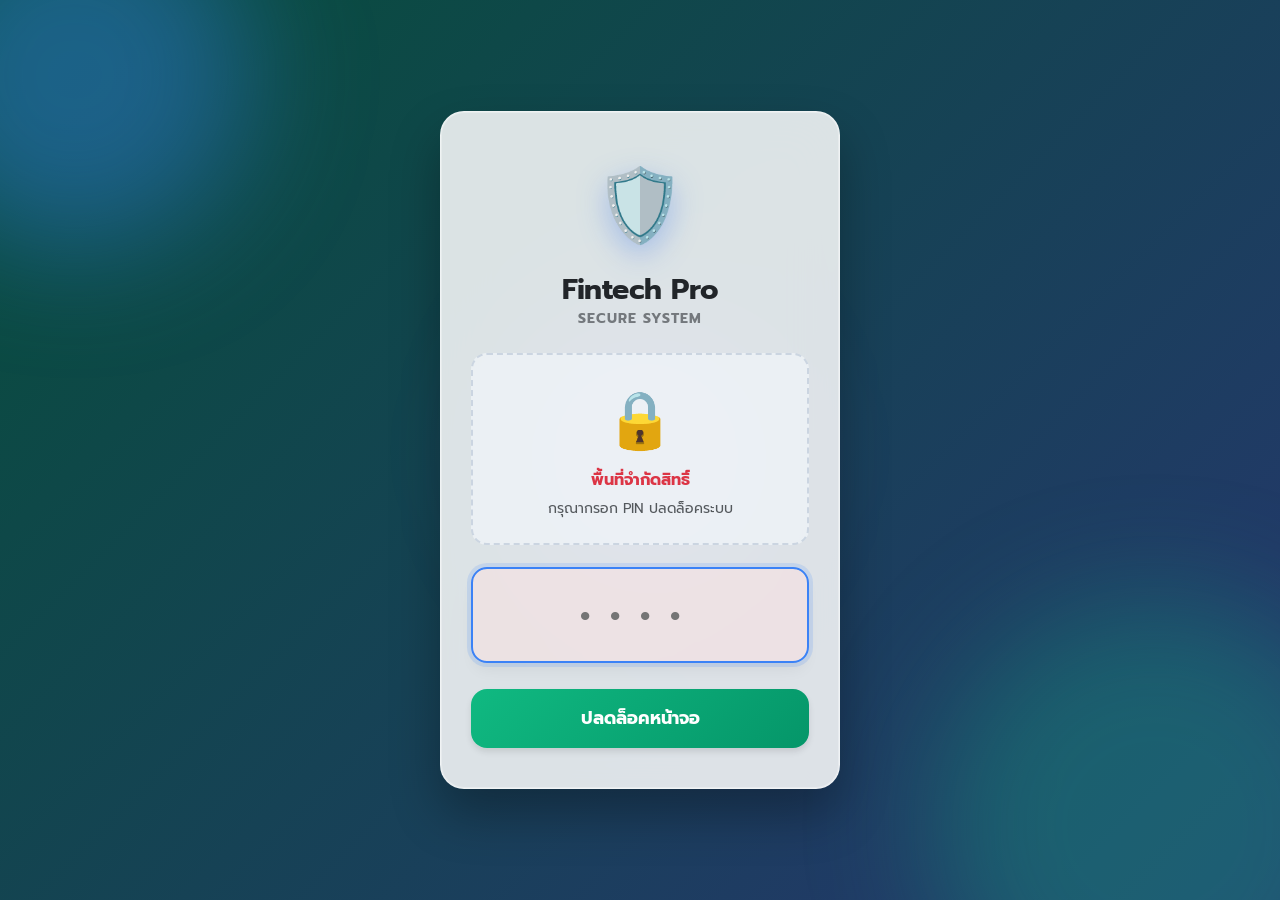
<file: index.html>
<!DOCTYPE html>
<html lang="th">
<head>
  <meta charset="UTF-8">
  <meta name="viewport" content="width=device-width, initial-scale=1, maximum-scale=1, user-scalable=no">
  <title>เข้าสู่ระบบ - Fintech Pro</title>
  <link href="https://cdn.jsdelivr.net/npm/bootstrap@5.3.0/dist/css/bootstrap.min.css" rel="stylesheet">
  <link href="https://fonts.googleapis.com/css2?family=Prompt:wght@400;500;600;700&display=swap" rel="stylesheet">
  <link rel="icon" href="logo1.svg" type="image/svg+xml">
  <style>
    /* 🟢 พื้นหลังแบบเคลื่อนไหว (Animated Gradient) */
    @keyframes gradientBG {
      0% { background-position: 0% 50%; }
      50% { background-position: 100% 50%; }
      100% { background-position: 0% 50%; }
    }
    body {
      font-family: 'Prompt', sans-serif;
      margin: 0;
      /* รองรับความสูงจอแบบไดนามิก (หักลบแถบ URL อัตโนมัติ) */
      min-height: 100vh;
      min-height: 100dvh; 
      display: flex;
      align-items: center;
      justify-content: center;
      background: linear-gradient(-45deg, #0f172a, #1e3a8a, #312e81, #064e3b);
      background-size: 400% 400%;
      animation: gradientBG 15s ease infinite;
      
      /* 🟢 แก้ปัญหาคีย์บอร์ด: อนุญาตให้เลื่อนขึ้นลงได้ ซ่อนเฉพาะแนวนอน */
      overflow-x: hidden;
      overflow-y: auto;
      position: relative;
      padding: 20px;
    }

    /* 🟢 ลูกแก้วแสงลอยไปมา (ใช้ Fixed เพื่อไม่ให้เกิดแถบ Scrollbar แนวนอน/ตั้ง) */
    .shape {
      position: fixed;
      filter: blur(60px);
      z-index: 0;
      animation: floatOrb 10s infinite ease-in-out alternate;
    }
    .shape-1 { width: 350px; height: 350px; background: rgba(59, 130, 246, 0.4); top: -100px; left: -100px; border-radius: 50%; }
    .shape-2 { width: 450px; height: 450px; background: rgba(16, 185, 129, 0.3); bottom: -150px; right: -100px; border-radius: 50%; animation-delay: -5s; animation-duration: 12s; }
    .shape-3 { width: 250px; height: 250px; background: rgba(139, 92, 246, 0.3); top: 50%; left: 50%; transform: translate(-50%, -50%); border-radius: 50%; animation-delay: -2s; animation-duration: 8s;}
    
    @keyframes floatOrb { 
      0% { transform: translateY(0) translateX(0) scale(1); } 
      100% { transform: translateY(60px) translateX(40px) scale(1.1); } 
    }

    /* 🟢 การ์ดแบบกระจกฝ้า (Glassmorphism) */
    .login-card {
      background: rgba(255, 255, 255, 0.85);
      backdrop-filter: blur(25px);
      -webkit-backdrop-filter: blur(25px);
      border: 1px solid rgba(255, 255, 255, 0.6);
      border-radius: 24px;
      box-shadow: 0 25px 50px rgba(0,0,0,0.3), inset 0 0 0 1px rgba(255,255,255,0.3);
      width: 100%;
      max-width: 400px;
      padding: 40px 30px;
      text-align: center;
      position: relative;
      z-index: 1;
      margin: auto; /* 🟢 ตัวช่วยสำคัญ: ไม่ให้การ์ดโดนตัดหัวเวลาคีย์บอร์ดเด้ง */
      animation: dropInBounce 1s cubic-bezier(0.34, 1.56, 0.64, 1) forwards;
    }

    @keyframes dropInBounce {
      0% { opacity: 0; transform: translateY(-80px) scale(0.8); }
      100% { opacity: 1; transform: translateY(0) scale(1); }
    }

    /* แอนิเมชันตอนเปลี่ยนหน้า (3D Flip) */
    .animate-flip {
      animation: flipInY 0.7s cubic-bezier(0.4, 0, 0.2, 1) forwards;
    }
    @keyframes flipInY {
      0% { opacity: 0; transform: perspective(800px) rotateY(90deg) scale(0.9); }
      100% { opacity: 1; transform: perspective(800px) rotateY(0deg) scale(1); }
    }

    /* แอนิเมชันสั่นเมื่อกรอกผิด */
    .shake-animation {
      animation: shakeError 0.5s cubic-bezier(.36,.07,.19,.97) both;
    }
    @keyframes shakeError {
      10%, 90% { transform: translate3d(-2px, 0, 0); }
      20%, 80% { transform: translate3d(4px, 0, 0); }
      30%, 50%, 70% { transform: translate3d(-8px, 0, 0); }
      40%, 60% { transform: translate3d(8px, 0, 0); }
    }

    /* ตกแต่งปุ่มและช่องกรอก */
    .login-icon {
      font-size: 4.5rem;
      margin-bottom: 5px;
      display: inline-block;
      filter: drop-shadow(0 10px 15px rgba(37, 99, 235, 0.3));
      animation: floatIcon 3s ease-in-out infinite;
    }
    @keyframes floatIcon {
      0%, 100% { transform: translateY(0); }
      50% { transform: translateY(-10px); }
    }

    .emoji-icon { font-style: normal; margin-right: 8px; }
    
    .form-control-custom {
      background-color: rgba(248, 250, 252, 0.8);
      border: 2px solid transparent;
      border-radius: 16px;
      padding: 16px 20px;
      font-size: 1rem;
      transition: all 0.3s cubic-bezier(0.4, 0, 0.2, 1);
      box-shadow: inset 0 2px 4px rgba(0,0,0,0.02);
    }
    .form-control-custom:focus {
      background-color: #ffffff;
      border-color: #3b82f6;
      box-shadow: 0 0 0 4px rgba(59, 130, 246, 0.15), 0 10px 15px -3px rgba(0,0,0,0.05);
      outline: none;
      transform: translateY(-2px);
    }
    
    .btn-main, .btn-unlock {
      color: #ffffff;
      border-radius: 16px;
      padding: 16px;
      font-size: 1.1rem;
      font-weight: 700;
      transition: all 0.3s cubic-bezier(0.4, 0, 0.2, 1);
      border: none;
      box-shadow: 0 4px 6px rgba(0,0,0,0.1);
      position: relative;
      overflow: hidden;
    }
    .btn-main { background: linear-gradient(135deg, #2563eb 0%, #1d4ed8 100%); }
    .btn-unlock { background: linear-gradient(135deg, #10b981 0%, #059669 100%); }
    
    .btn-main:hover, .btn-unlock:hover {
      transform: translateY(-3px);
      box-shadow: 0 10px 20px rgba(0,0,0,0.2);
    }
    .btn-main:active, .btn-unlock:active {
      transform: translateY(1px);
    }

    /* 🟢 หน้าจอ Loader แบบล้ำๆ (ปรับให้อยู่ตรงกลางเป๊ะ 100%) */
    .loader-overlay {
      position: fixed; 
      top: 0; left: 0; 
      width: 100vw; height: 100vh; 
      height: 100dvh; /* บังคับให้เต็มจอเสมอแม้มีแถบเครื่องมือมือถือ */
      background: rgba(15, 23, 42, 0.85); 
      backdrop-filter: blur(15px);
      -webkit-backdrop-filter: blur(15px);
      display: none; 
      z-index: 99999; 
      justify-content: center; 
      align-items: center; 
      flex-direction: column;
    }
    .glowing-ring {
      width: 80px; height: 80px;
      border: 4px solid rgba(255,255,255,0.1);
      border-top-color: #3b82f6;
      border-bottom-color: #10b981;
      border-radius: 50%;
      animation: spin 1s cubic-bezier(0.68, -0.55, 0.265, 1.55) infinite, glow 2s ease-in-out infinite alternate;
    }
    @keyframes spin { 100% { transform: rotate(360deg); } }
    @keyframes glow { 
      0% { box-shadow: 0 0 10px rgba(59,130,246,0.2), inset 0 0 10px rgba(59,130,246,0.2); } 
      100% { box-shadow: 0 0 30px rgba(16,185,129,0.6), inset 0 0 20px rgba(16,185,129,0.4); } 
    }

    .modal-overlay { 
      position: fixed; top: 0; left: 0; width: 100vw; height: 100vh; height: 100dvh;
      background: rgba(15, 23, 42, 0.7); z-index: 10000; display: none; 
      align-items: center; justify-content: center; backdrop-filter: blur(8px);
    }
    .pro-card {
      background: #ffffff; border-radius: 24px; box-shadow: 0 20px 40px rgba(0, 0, 0, 0.2);
    }
    
    .fade-in-up {
      animation: fadeInUp 0.6s cubic-bezier(0.16, 1, 0.3, 1) forwards;
    }
    @keyframes fadeInUp {
      0% { opacity: 0; transform: translateY(30px); }
      100% { opacity: 1; transform: translateY(0); }
    }

    /* 📱 ========================================= */
    /* 📱 ส่วนของมือถือโดยเฉพาะ */
    /* 📱 ========================================= */
    
    /* เมื่อความสูงจอน้อยกว่า 650px (เกิดตอนคีย์บอร์ดเด้ง) */
    @media (max-height: 650px) {
      body {
        align-items: flex-start; /* ดันการ์ดขึ้นบนสุด เพื่อให้มีที่ว่างข้างล่าง */
        padding-top: 20px;
        padding-bottom: 20px;
      }
    }

    @media (max-width: 576px) {
      .login-card {
        padding: 30px 20px;
        border-radius: 20px;
      }
      .login-icon {
        font-size: 3.5rem;
      }
      .login-card h3 {
        font-size: 1.5rem !important;
      }
      #nfcPin, #gatewayPin {
        font-size: 2rem !important;
        letter-spacing: 10px !important;
        padding: 12px 10px;
      }
      .form-control-custom {
        padding: 12px 16px;
        font-size: 0.95rem;
      }
      .btn-main, .btn-unlock {
        padding: 14px;
        font-size: 1rem;
      }
      #stepGatewayLock .p-4 {
        padding: 1.5rem 1rem !important; 
      }
    }
    @media (max-width: 380px) {
      #nfcPin, #gatewayPin {
        font-size: 1.8rem !important;
        letter-spacing: 8px !important;
      }
    }
  </style>
</head>
<body>

<!-- พื้นหลังลูกแก้วแสง -->
<div class="shape shape-1"></div>
<div class="shape shape-2"></div>
<div class="shape shape-3"></div>

<!-- แจ้งเตือน -->
<div id="customAlert" class="modal-overlay">
  <div class="pro-card p-4 text-center bg-white" style="width: 85%; max-width: 320px; border-top: 6px solid #ef4444;">
    <span style="font-size: 4rem; display: block; margin-bottom: 10px; animation: dropInBounce 0.5s;">❌</span>
    <h5 class="fw-bold mb-2 text-danger">แจ้งเตือน</h5>
    <p id="alertMsg" class="text-muted mb-4 small">เกิดข้อผิดพลาด</p>
    <button class="btn btn-danger fw-bold px-4 py-3 w-100 shadow-sm" style="border-radius: 16px;" onclick="document.getElementById('customAlert').style.display='none'">รับทราบ</button>
  </div>
</div>

<!-- โหลดข้อมูล (Sci-Fi Loader) -->
<div class="loader-overlay" id="loader">
  <div class="glowing-ring mb-4"></div>
  <h5 class="text-white fw-bold m-0" style="letter-spacing: 2px;">AUTHENTICATING</h5>
  <p class="text-white opacity-50 small mt-1">Establishing secure connection...</p>
</div>

<!-- กล่อง Login หลัก -->
<div class="login-card" id="mainCard">
  <div class="mb-4">
    <span class="login-icon">🛡️</span>
    <h3 class="fw-bold text-dark mt-2 mb-0" style="font-size: 1.8rem; letter-spacing: -0.5px;">Fintech Pro</h3>
    <p class="text-muted small mb-0 fw-bold opacity-75" style="letter-spacing: 1px;">SECURE SYSTEM</p>
  </div>

  <!-- 🟢 สถานะที่ 1: ระบบถูกล็อค (Gateway Lock) - โชว์เป็นค่าเริ่มต้น -->
  <div id="stepGatewayLock" style="display: block;">
    <div class="p-4 rounded-4 mb-4" style="background: rgba(241, 245, 249, 0.7); border: 2px dashed #cbd5e1;">
        <span style="font-size: 3.5rem; display:block; margin-bottom: 5px;">🔒</span>
        <h6 class="fw-bold mt-2 text-danger m-0">พื้นที่จำกัดสิทธิ์</h6>
        <p class="text-muted small m-0 mt-2">กรุณากรอก PIN ปลดล็อคระบบ</p>
    </div>
    <div class="mb-4">
        <input type="password" id="gatewayPin" class="form-control-custom w-100 text-center fw-bold text-danger" style="font-size: 2.5rem; letter-spacing: 20px; background-color: rgba(254, 226, 226, 0.5);" maxlength="4" placeholder="••••" oninput="this.value=this.value.replace(/[^0-9]/g,'')" onkeypress="if(event.key==='Enter') unlockGateway()">
    </div>
    <button class="btn-unlock w-100" onclick="unlockGateway()">ปลดล็อคหน้าจอ</button>
  </div>

  <!-- 🟢 สถานะที่ 2: แตะ Tag NFC -->
  <div id="stepEnterPin" style="display: none;">
    <div class="mb-4">
      <h6 class="fw-bold text-success mb-2"><span class="emoji-icon">✅</span>ยืนยันตัวตนพนักงาน</h6>
      <div class="badge bg-dark px-4 py-2 fs-6 rounded-pill shadow-sm" id="displayUid" style="letter-spacing: 2px;">ID</div>
    </div>
    
    <div class="mb-4 text-start">
      <label class="text-muted fw-bold small mb-2 text-center w-100"><span class="emoji-icon">🔑</span>กรอกรหัส PIN 4 หลัก</label>
      <input type="password" id="nfcPin" class="form-control-custom w-100 text-center fw-bold" style="font-size: 2.5rem; letter-spacing: 20px; color: #0f172a;" maxlength="4" placeholder="••••" oninput="this.value=this.value.replace(/[^0-9]/g,'')" onkeypress="if(event.key==='Enter') submitNfcLogin()">
    </div>
    
    <button class="btn-main w-100 mb-2" onclick="submitNfcLogin()">เข้าสู่ระบบทันที</button>
  </div>

  <!-- 🟢 สถานะที่ 3: ฟอร์ม Login ปกติ -->
  <div id="stepManualLogin" style="display: none;">
    <form onsubmit="event.preventDefault(); submitLogin();" class="text-start">
      <div class="mb-3">
        <label class="fw-bold text-dark mb-2" style="font-size: 0.9rem;"><span class="emoji-icon">👤</span>รหัสผู้ใช้งาน (ID)</label>
        <input type="text" id="userId" class="form-control-custom w-100" placeholder="ระบุรหัสพนักงาน" required autocomplete="username">
      </div>
      
      <div class="mb-4">
        <label class="fw-bold text-dark mb-2" style="font-size: 0.9rem;"><span class="emoji-icon">🔑</span>รหัสผ่าน</label>
        <input type="password" id="password" class="form-control-custom w-100" placeholder="••••••••" required autocomplete="current-password">
      </div>

      <button type="submit" class="btn-main w-100 mb-2">
        ลงชื่อเข้าใช้
      </button>
    </form>
  </div>

</div>

<script src="index.js"></script>
</body>
</html>
</file>
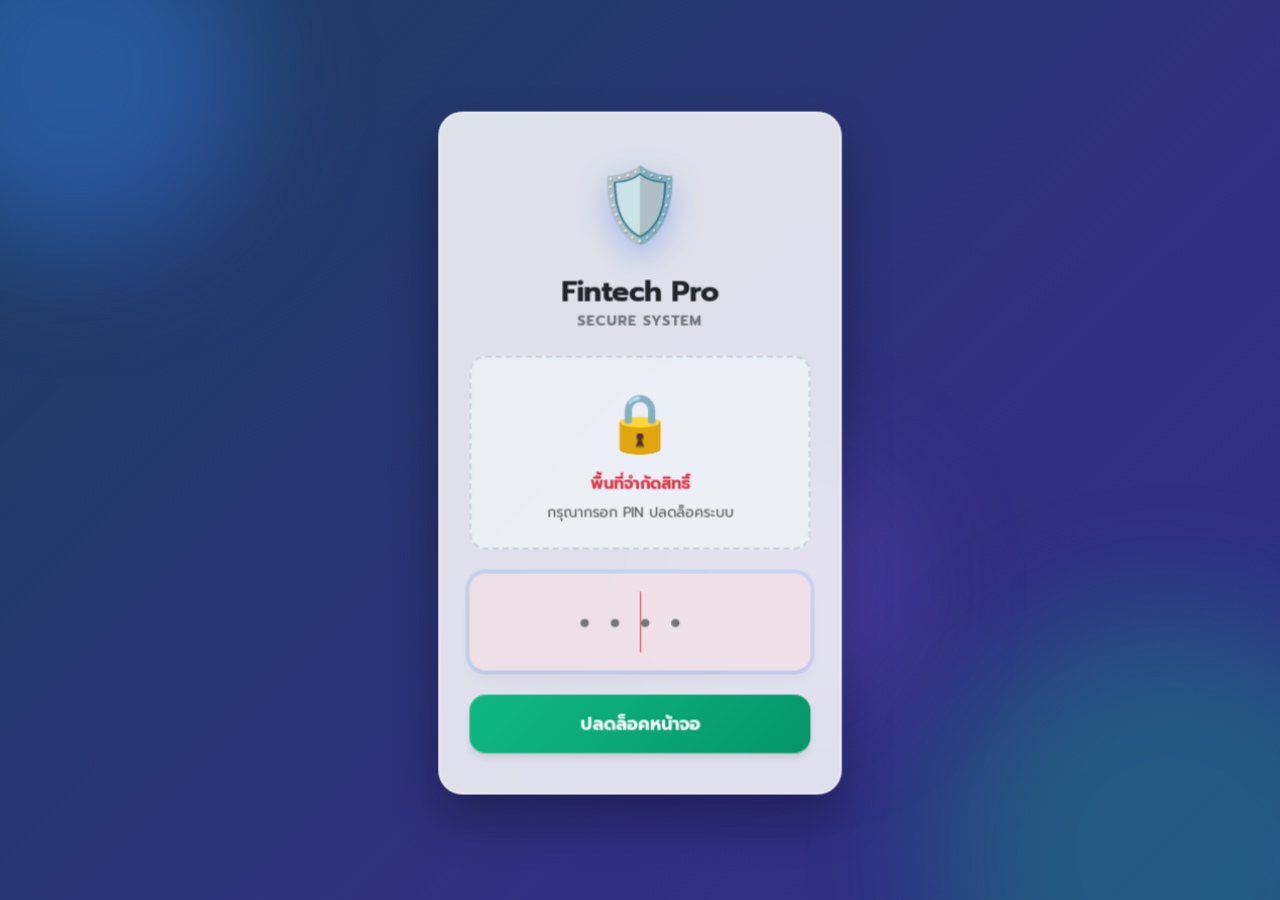
<file: admin.html>
<!DOCTYPE html>
<html lang="th">
<head>
  <meta charset="UTF-8">
  <meta name="viewport" content="width=device-width, initial-scale=1, maximum-scale=1, user-scalable=no">
  <title>Admin Dashboard - Fintech Pro</title>
  <link href="https://cdn.jsdelivr.net/npm/bootstrap@5.3.0/dist/css/bootstrap.min.css" rel="stylesheet">
  <link href="https://fonts.googleapis.com/css2?family=Prompt:wght@400;500;600;700&display=swap" rel="stylesheet">
  <link rel="stylesheet" href="style.css">
  <style>
    body { padding-top: 0 !important; padding-bottom: 20px !important; background-color: #f1f5f9; font-family: 'Prompt', sans-serif; }
    
    .table-container { 
        background: #ffffff; 
        border-radius: 12px; 
        box-shadow: 0 4px 12px rgba(0,0,0,0.03); 
        overflow-x: auto; 
        border: 1px solid #e2e8f0; 
    }
    .table { 
        width: 100% !important; 
        margin-bottom: 0 !important; 
        border-collapse: separate !important; 
        border-spacing: 0 !important;
    }
    .table thead th { 
        background-color: #f8fafc !important; 
        color: #475569; 
        font-weight: 600; 
        padding: 12px 16px !important;
        border-bottom: 2px solid #e2e8f0 !important; 
        border-top: none !important;
        border-left: none !important;
        border-right: none !important;
        white-space: nowrap; 
    }
    .table tbody td {
        background-color: #ffffff !important; 
        padding: 12px 16px !important;
        vertical-align: middle !important;
        font-size: 0.85rem;
        color: #334155;
        border-bottom: 1px solid #e2e8f0 !important;
        border-top: none !important;
        border-left: none !important;
        border-right: none !important;
        box-shadow: none !important;
        outline: none !important;
    }
    .table tbody tr:last-child td { border-bottom: none !important; }
    .table tbody tr:hover td { background-color: #f8fafc !important; }

    .nav-link { color: rgba(255,255,255,0.7); font-weight: 500; font-size: 1rem; padding: 10px 15px !important; transition: 0.2s; }
    .nav-link:hover, .nav-link.active { color: #fff; background-color: rgba(255,255,255,0.1); border-radius: 8px; }
    .emoji-icon { font-style: normal; margin-right: 6px; font-size: 1.1em; }
    
    .clickable-card { cursor: pointer; transition: transform 0.2s ease, box-shadow 0.2s ease; }
    .clickable-card:hover { transform: translateY(-3px); box-shadow: 0 8px 20px rgba(0,0,0,0.06) !important; }

    .modal-overlay { 
        position: fixed; top: 0; left: 0; width: 100%; height: 100%; 
        background: rgba(15, 23, 42, 0.8); z-index: 99999 !important; display: none; 
        align-items: center; justify-content: center; backdrop-filter: blur(5px);
        padding: 15px;
    }
    .modal-content-custom {
        background: #ffffff; border-radius: 20px; box-shadow: 0 20px 40px rgba(0,0,0,0.2);
        width: 100%; max-width: 600px; padding: 20px; max-height: 90vh; overflow-y: auto;
    }
    
    .image-viewer-overlay {
        z-index: 999999 !important;
    }

    @media (max-width: 991px) {
      body { padding-bottom: 70px !important; }
      
      .bottom-nav {
          position: fixed; bottom: 0; left: 0; width: 100%;
          background: #ffffff; border-top: 1px solid #e2e8f0;
          display: flex; justify-content: space-between;
          padding: 6px 5px 8px; z-index: 1050; box-shadow: 0 -2px 10px rgba(0,0,0,0.05); 
      }
      .bottom-nav-item {
          background: transparent; border: none; flex: 1;
          color: #64748b; font-size: 0.65rem; font-weight: 600; 
          display: flex; flex-direction: column; align-items: center; justify-content: center;
      }
      .bottom-nav-item.active { color: #2563eb; }
      .bottom-nav-item span.emoji-icon { font-size: 1.1rem; margin-bottom: 1px; } 
    }
    
    @media (max-width: 768px) {
      .table-container { border: none !important; box-shadow: none !important; background: transparent !important; padding: 0 !important; }
      .table thead { display: none; } 
      .table tbody, .table tr, .table td { display: block; width: 100%; }
      .table tr {
          background: #fff; margin-bottom: 8px; border-radius: 10px; 
          box-shadow: 0 1px 4px rgba(0,0,0,0.05); padding: 8px 12px; border: 1px solid #e2e8f0;
      }
      .table td {
          padding: 5px 2px !important; border: none !important; 
          border-bottom: 1px solid #f1f5f9 !important;
          display: flex; justify-content: space-between; align-items: center;
          text-align: right;
      }
      .table td:last-child { border-bottom: none !important; padding-bottom: 0 !important; }
      .table td:first-child { padding-top: 0 !important; }
      .table td::before {
          content: attr(data-label);
          font-weight: 600; color: #64748b;
          text-align: left; margin-right: 10px; font-size: 0.75rem !important; 
          flex-shrink: 0;
      }
      
      .table td span, .table td b, .table td div, .table td a { font-size: 0.8rem !important; }
      .table td .small, .table td .small span { font-size: 0.7rem !important; }
      .table td .badge { font-size: 0.7rem !important; padding: 3px 6px !important; font-weight: normal; }
      .table td .btn { font-size: 0.75rem !important; padding: 3px 8px !important; }
      .table td .emoji-icon { font-size: 1em !important; margin-right: 4px; }

      .pro-card { padding: 12px !important; }
      .pro-card h3 { font-size: 1.25rem !important; } 
      .modal-content-custom { width: 100% !important; padding: 15px !important; margin: 0 auto; max-height: 85vh; }
    }
    
    @media (max-width: 576px) {
      .container-fluid { padding-left: 10px !important; padding-right: 10px !important; }
      .btn { font-size: 0.85rem !important; padding: 8px 12px !important; }
      .form-select, .form-control { font-size: 0.85rem !important; }
      
      #viewLoans .d-flex.flex-wrap { flex-direction: column; align-items: stretch !important; }
      #viewLoans .d-flex.flex-wrap > * { width: 100% !important; max-width: 100% !important; margin-bottom: 8px; margin-left: 0 !important; }
    }
  </style>
</head>
<body>

<datalist id="groupListOptions"></datalist>

<div id="customAlert" class="modal-overlay" style="align-items: center; display: none;">
  <div class="pro-card p-4 text-center bg-white" style="width: 85%; max-width: 320px; border-top: 5px solid #2563eb; border-radius: 20px;">
    <span id="alertIcon" style="font-size: 3.5rem; display: block; margin-bottom: 15px;">✅</span>
    <h5 id="alertTitle" class="fw-bold mb-2">สำเร็จ</h5>
    <p id="alertMsg" class="text-muted mb-4 small" style="white-space: pre-wrap;">ทำรายการเรียบร้อยแล้ว</p>
    <button id="alertBtn" class="btn bg-primary-corp fw-bold px-4 py-3 w-100 rounded-pill shadow-sm" onclick="document.getElementById('customAlert').style.display='none'">ตกลง</button>
  </div>
</div>

<div id="customConfirm" class="modal-overlay" style="align-items: center; display: none;">
  <div class="pro-card p-4 text-center shadow-lg bg-white" style="width: 85%; max-width: 340px; border-top: 5px solid #f59e0b; border-radius: 20px;">
    <span style="font-size: 3.5rem; display: block; margin-bottom: 15px;">⚠️</span>
    <h5 class="fw-bold mb-2 text-dark">ยืนยันทำรายการ</h5>
    <p id="confirmMsg" class="text-muted mb-4 small" style="white-space: pre-wrap;">คุณต้องการยืนยันใช่หรือไม่?</p>
    <div class="row g-2">
      <div class="col-6"><button class="btn btn-outline-secondary fw-bold px-3 py-3 w-100 rounded-pill" onclick="closeConfirm()">ยกเลิก</button></div>
      <div class="col-6"><button id="btnConfirmYes" class="btn btn-warning text-white fw-bold px-3 py-3 w-100 rounded-pill" onclick="executeConfirm()">ยืนยัน</button></div>
    </div>
  </div>
</div>

<div class="loader" id="loader" style="display: none;">
  <div class="spinner-border text-primary-corp mb-3" style="width: 3.5rem; height: 3.5rem;"></div>
  <h6 class="text-primary-corp fw-bold mt-2">กำลังประมวลผล...</h6>
</div>

<nav class="navbar navbar-expand-lg navbar-dark shadow-sm sticky-top d-none d-lg-flex" style="background: linear-gradient(135deg, #0f172a 0%, #1e293b 100%); margin-bottom: 24px;">
  <div class="container-fluid px-4">
    <a class="navbar-brand fw-bold" href="#"><span class="emoji-icon">🛡️</span>Admin Panel</a>
    <div class="collapse navbar-collapse d-flex w-100">
      <ul class="navbar-nav me-auto mb-2 mb-lg-0 ms-lg-4">
        <li class="nav-item"><a class="nav-link active" id="btnTabDash" href="#" onclick="switchMainTab('Dash')"><span class="emoji-icon">📊</span>ภาพรวมสรุป</a></li>
        <li class="nav-item"><a class="nav-link" id="btnTabSystem" href="#" onclick="switchMainTab('System')"><span class="emoji-icon">👔</span>พนักงาน (User)</a></li>
        <li class="nav-item"><a class="nav-link" id="btnTabClients" href="#" onclick="switchMainTab('Clients')"><span class="emoji-icon">👥</span>ลูกค้า (Client)</a></li>
        <li class="nav-item"><a class="nav-link" id="btnTabLoans" href="#" onclick="switchMainTab('Loans')"><span class="emoji-icon">📝</span>สัญญาเงินกู้</a></li>
        <li class="nav-item"><a class="nav-link" id="btnTabPays" href="#" onclick="switchMainTab('Pays')"><span class="emoji-icon">🧾</span>ประวัติรับเงิน</a></li>
      </ul>
      <div class="d-flex gap-2">
        <button class="btn btn-outline-light btn-sm fw-bold" onclick="triggerArchive()"><span class="emoji-icon">📦</span>ย้ายข้อมูลเก่า</button>
        <button class="btn btn-danger btn-sm fw-bold d-flex align-items-center" onclick="logout()"><span class="emoji-icon m-0 me-1">🚪</span>ออกจากระบบ</button>
      </div>
    </div>
  </div>
</nav>

<div class="d-flex d-lg-none justify-content-between align-items-center bg-white py-2 px-3 shadow-sm sticky-top mb-3">
    <h5 class="fw-bold m-0 text-primary-corp" style="font-size: 1.1rem;"><span class="emoji-icon">🛡️</span> Admin</h5>
    <div class="d-flex gap-2">
        <button class="btn btn-outline-secondary btn-sm fw-bold px-2 py-1" onclick="triggerArchive()" title="ย้ายข้อมูลเก่า"><span class="emoji-icon m-0">📦</span></button>
        <button class="btn btn-danger btn-sm fw-bold px-3 py-1 d-flex align-items-center" onclick="logout()"><span class="emoji-icon m-0 me-1">🚪</span> ออก</button>
    </div>
</div>

<div class="container-fluid px-4" id="mainApp" style="display:none; max-width: 1400px;">
  
  <div id="viewDash">
    <div class="pro-card p-3 mb-4 shadow-sm bg-white" style="border-radius: 16px;">
      
      <div class="d-flex justify-content-between align-items-center d-md-none" data-bs-toggle="collapse" data-bs-target="#dashFilterCollapse" style="cursor: pointer;">
         <h6 class="fw-bold text-dark m-0"><span class="emoji-icon">🎛️</span>ตัวกรองภาพรวม</h6>
         <span class="text-primary-corp fw-bold small bg-light px-3 py-1 rounded-pill border">▼ ขยาย</span>
      </div>
      <h6 class="fw-bold text-dark mb-3 d-none d-md-block"><span class="emoji-icon">🎛️</span>ตัวกรองภาพรวม</h6>
      
      <div class="collapse d-md-block mt-3 mt-md-0" id="dashFilterCollapse">
        <div class="row g-2">
          <div class="col-md-2 col-sm-4">
            <label class="small text-muted mb-1 fw-bold">วัน</label>
            <select id="dashFilterDay" class="form-select form-select-sm" onchange="updateDashMetrics()">
              <option value="all">ทุกวัน</option>
              <option value="1">1</option><option value="2">2</option><option value="3">3</option><option value="4">4</option><option value="5">5</option><option value="6">6</option><option value="7">7</option><option value="8">8</option><option value="9">9</option><option value="10">10</option><option value="11">11</option><option value="12">12</option><option value="13">13</option><option value="14">14</option><option value="15">15</option><option value="16">16</option><option value="17">17</option><option value="18">18</option><option value="19">19</option><option value="20">20</option><option value="21">21</option><option value="22">22</option><option value="23">23</option><option value="24">24</option><option value="25">25</option><option value="26">26</option><option value="27">27</option><option value="28">28</option><option value="29">29</option><option value="30">30</option><option value="31">31</option>
            </select>
          </div>
          <div class="col-md-2 col-sm-4">
            <label class="small text-muted mb-1 fw-bold">เดือน</label>
            <select id="dashFilterMonth" class="form-select form-select-sm" onchange="updateDashMetrics()">
              <option value="all">ทุกเดือน</option>
              <option value="1">ม.ค.</option><option value="2">ก.พ.</option><option value="3">มี.ค.</option><option value="4">เม.ย.</option><option value="5">พ.ค.</option><option value="6">มิ.ย.</option><option value="7">ก.ค.</option><option value="8">ส.ค.</option><option value="9">ก.ย.</option><option value="10">ต.ค.</option><option value="11">พ.ย.</option><option value="12">ธ.ค.</option>
            </select>
          </div>
          <div class="col-md-2 col-sm-4">
            <label class="small text-muted mb-1 fw-bold">ปี</label>
            <select id="dashFilterYear" class="form-select form-select-sm" onchange="updateDashMetrics()"></select>
          </div>
          <div class="col-md-3 col-sm-6">
            <label class="small text-muted mb-1 fw-bold">สายงาน / กลุ่ม</label>
            <select id="dashFilterGroup" class="form-select form-select-sm" onchange="updateDashMetrics()">
              <option value="all">ทุกสายงาน</option>
            </select>
          </div>
          <div class="col-md-3 col-sm-6">
            <label class="small text-muted mb-1 fw-bold">ผู้ปล่อยกู้ (พนักงาน)</label>
            <select id="dashFilterAdmin" class="form-select form-select-sm" onchange="updateDashMetrics()">
              <option value="all">ทุกคน</option>
            </select>
          </div>
        </div>
      </div>
    </div>

    <!-- ปุ่มเช็คยอดดิวตามวันที่ -->
    <div class="pro-card p-3 mb-4 shadow-sm bg-white" style="border-radius: 12px; border-left: 4px solid #3b82f6 !important;">
      <h6 class="fw-bold text-dark mb-2"><span class="emoji-icon text-primary-corp">📅</span> เช็คยอดเก็บตามวันครบกำหนด</h6>
      <div class="d-flex gap-2 align-items-center">
          <input type="date" id="adminDashFilterDue" class="form-control border shadow-sm fw-bold text-primary-corp bg-light" style="border-radius: 8px; max-width: 250px;">
          <button class="btn bg-primary-corp text-white rounded-2 shadow-sm px-4 fw-bold text-nowrap" onclick="showAdminDueByDate()">เช็คยอด</button>
      </div>
    </div>

    <div class="row g-3 mb-4">
      <div class="col-md-3 col-sm-6">
        <div class="pro-card p-3 shadow-sm border-0 bg-white" style="border-left: 5px solid #2563eb !important;">
          <span class="text-muted small fw-bold">ยอดปล่อยกู้สะสม</span>
          <h3 class="fw-bold text-dark mt-1">฿<span id="mTotalLoan">0</span></h3>
        </div>
      </div>
      <div class="col-md-3 col-sm-6">
        <div class="pro-card p-3 shadow-sm border-0 bg-white" style="border-left: 5px solid #f59e0b !important;">
          <span class="text-muted small fw-bold">ยอดหนี้คงค้าง</span>
          <h3 class="fw-bold text-warning mt-1">฿<span id="mTotalRemain">0</span></h3>
        </div>
      </div>
      <div class="col-md-3 col-sm-6">
        <div class="pro-card p-3 shadow-sm border-0 bg-white" style="border-left: 5px solid #10b981 !important;">
          <span class="text-muted small fw-bold">ลูกค้า (Client) ที่ Active</span>
          <h3 class="fw-bold text-success mt-1"><span id="mTotalClients">0</span> คน</h3>
        </div>
      </div>
      <div class="col-md-3 col-sm-6">
        <div class="pro-card p-3 shadow-sm border-0 bg-white" style="border-left: 5px solid #8b5cf6 !important;">
          <span class="text-muted small fw-bold">พนักงานรวมทั้งระบบ</span>
          <h3 class="fw-bold mt-1" style="color: #8b5cf6;"><span id="mTotalStaff">0</span> คน</h3>
        </div>
      </div>
    </div>

    <h5 class="fw-bold text-dark mb-3"><span class="emoji-icon">⏱️</span>สรุปตามประเภทการกู้</h5>
    <div class="row g-3 mb-4" id="typeBreakdownContainer"></div>

    <h5 class="fw-bold text-dark mb-3"><span class="emoji-icon">📊</span>สรุปยอดตามสายงาน</h5>
    <div class="row g-3 mb-4" id="groupBreakdownContainer"></div>
  </div>

  <div id="viewSystem" style="display:none;">
    <div class="d-flex flex-wrap justify-content-between align-items-center mb-3 gap-2">
      <h5 class="fw-bold m-0"><span class="emoji-icon">👔</span>รายชื่อพนักงานระบบ</h5>
      <button class="btn btn-primary fw-bold shadow-sm" onclick="clearForms(); openModal('modalCreateAccount')"><span class="emoji-icon">➕</span>เพิ่มพนักงาน</button>
    </div>
    <div class="alert alert-info py-2 px-3 small fw-bold mb-3 shadow-sm" style="border-left: 4px solid #0dcaf0;">💡 ทริค: แตะที่ชื่อพนักงาน (สีน้ำเงิน) เพื่อดูสรุปยอดเงินและสัญญาที่พนักงานคนนั้นดูแลอยู่ได้เลยครับ</div>
    <div class="table-container">
      <table class="table align-middle mb-0">
        <thead>
          <tr>
            <th>รหัส ID</th>
            <th>ชื่อพนักงาน</th>
            <th>ตำแหน่ง (Role)</th>
            <th>สายงาน (กลุ่ม)</th>
            <th>สถานะ</th>
            <th class="text-end">จัดการ</th>
          </tr>
        </thead>
        <tbody id="systemTableBody"></tbody>
      </table>
    </div>
  </div>

  <div id="viewClients" style="display:none;">
    <div class="d-flex flex-column flex-md-row justify-content-between align-items-md-center mb-3 gap-2">
      <div>
        <h5 class="fw-bold m-0"><span class="emoji-icon">👥</span>ฐานข้อมูลลูกค้าทั้งหมด</h5>
        <span class="text-muted small">💡 แตะที่ชื่อลูกค้าเพื่อดูประวัติแฟ้มข้อมูลเต็มๆ</span>
      </div>
      <div class="d-flex gap-2 w-100" style="max-width: 350px;">
        <input type="text" id="searchClient" class="form-control form-control-sm shadow-sm flex-grow-1" placeholder="ค้นหาชื่อ, รหัส, เบอร์..." onkeyup="filterClients()">
        <button class="btn btn-sm btn-success fw-bold shadow-sm text-nowrap flex-shrink-0" onclick="clearForms(); openModal('modalCreateClient')"><span class="emoji-icon">➕</span>เพิ่มลูกค้า</button>
      </div>
    </div>
    <div class="table-container">
      <table class="table align-middle mb-0">
        <thead>
          <tr>
            <th>รูปภาพ</th>
            <th>รหัสลูกค้า</th>
            <th>ชื่อ-นามสกุล</th>
            <th>เบอร์โทร</th>
            <th>สายงาน (กลุ่ม)</th>
            <th>ผู้ปล่อยกู้</th>
            <th class="text-end">ยอดกู้รวม (Active)</th>
          </tr>
        </thead>
        <tbody id="clientsTableBody"></tbody>
      </table>
    </div>
  </div>

  <div id="viewLoans" style="display:none;">
    <div class="d-flex flex-column flex-xl-row justify-content-between align-items-xl-center mb-3 gap-3">
      
      <div class="d-flex justify-content-between align-items-center w-100 w-xl-auto">
        <div>
          <h5 class="fw-bold m-0"><span class="emoji-icon">📝</span>สัญญาเงินกู้ทั้งหมด</h5>
          <span class="text-muted small d-none d-md-block">💡 แตะที่แถวของสัญญาเพื่อดูรายละเอียด / ลบ</span>
        </div>
        <button class="btn btn-sm btn-light border d-xl-none fw-bold text-primary-corp" type="button" data-bs-toggle="collapse" data-bs-target="#loansFilterCollapse">
           <span class="emoji-icon m-0">🎛️</span> ค้นหา/กรอง
        </button>
      </div>
      
      <div class="collapse d-xl-block" id="loansFilterCollapse">
        <div class="d-flex flex-column flex-xl-row gap-2 align-items-xl-center mt-2 mt-xl-0">
          
          <div class="d-flex align-items-center bg-white border rounded-2 px-2 shadow-sm" style="height: 38px;">
              <span class="emoji-icon me-1 text-muted" style="font-size: 0.9rem;">📅</span>
              <input type="date" id="filterDue" class="form-control border-0 shadow-none form-control-sm px-1 fw-bold text-primary-corp" onchange="filterLoans()" style="outline: none; background: transparent; width: 130px;" title="เลือกวันที่ครบกำหนดชำระ">
              <button class="btn btn-sm btn-light border-0 ms-1 fw-bold text-danger px-1" onclick="document.getElementById('filterDue').value=''; filterLoans();" style="font-size:0.75rem;" title="ล้างวันที่">ล้าง</button>
          </div>
          
          <select id="filterLoanStatus" class="form-select form-select-sm shadow-sm" onchange="filterLoans()" style="height: 38px; min-width: 120px; width: auto;">
            <option value="all">ทุกสถานะ</option><option value="Active">กำลังกู้</option><option value="Closed">ปิดยอดแล้ว</option>
          </select>
          
          <select id="filterLoanGroup" class="form-select form-select-sm shadow-sm" onchange="filterLoans()" style="height: 38px; min-width: 120px; width: auto;">
            <option value="all">ทุกสายงาน</option>
          </select>
          
          <input type="text" id="searchLoan" class="form-control form-control-sm shadow-sm" placeholder="ค้นหาชื่อ, รหัส..." onkeyup="filterLoans()" style="height: 38px; min-width: 180px; width: auto;">
        
        </div>
      </div>

    </div>
    
    <div class="table-container">
      <table class="table align-middle mb-0">
        <thead>
          <tr>
            <th>รหัสสัญญา</th>
            <th>ลูกค้า</th>
            <th>ผู้ปล่อยกู้</th>
            <th>ประเภท / ดิวชำระ</th>
            <th class="text-end">ยอดเงินต้น</th>
            <th class="text-end">หนี้คงเหลือ</th>
            <th class="text-end">สถานะ</th>
          </tr>
        </thead>
        <tbody id="loansTableBody"></tbody>
      </table>
    </div>
  </div>

  <div id="viewPays" style="display:none;">
    <div class="d-flex justify-content-between align-items-center mb-3">
      <h5 class="fw-bold m-0"><span class="emoji-icon">🧾</span>ประวัติการรับชำระเงิน</h5>
    </div>
    <div class="table-container">
      <table class="table align-middle mb-0">
        <thead>
          <tr>
            <th>วันที่/เวลา</th>
            <th>ชื่อลูกค้า</th>
            <th>รหัสสัญญา</th>
            <th>งวดที่</th>
            <th>ผู้รับเงิน</th>
            <th class="text-end">ยอดรับ (฿)</th>
            <th class="text-end">ค่าปรับ (฿)</th>
            <th class="text-end">สลิป</th>
            <th class="text-end">ยกเลิกรายการ</th>
          </tr>
        </thead>
        <tbody id="paysTableBody"></tbody>
      </table>
    </div>
  </div>

</div>

<div class="bottom-nav d-lg-none">
    <button class="bottom-nav-item active" id="btnTabDash_mb" onclick="switchMainTab('Dash')"><span class="emoji-icon m-0">📊</span>หน้าแรก</button>
    <button class="bottom-nav-item" id="btnTabSystem_mb" onclick="switchMainTab('System')"><span class="emoji-icon m-0">👔</span>พนักงาน</button>
    <button class="bottom-nav-item" id="btnTabClients_mb" onclick="switchMainTab('Clients')"><span class="emoji-icon m-0">👥</span>ลูกค้า</button>
    <button class="bottom-nav-item" id="btnTabLoans_mb" onclick="switchMainTab('Loans')"><span class="emoji-icon m-0">📝</span>สัญญา</button>
    <button class="bottom-nav-item" id="btnTabPays_mb" onclick="switchMainTab('Pays')"><span class="emoji-icon m-0">🧾</span>รับเงิน</button>
</div>

<!-- ================= Modals ================= -->

<div id="imageViewer" class="image-viewer-overlay" style="display: none;" onclick="closeImageViewer()">
  <img id="fullSizeImage" src="" alt="Full Size">
</div>

<div id="modalAdminDueByDate" class="modal-overlay" style="display: none;">
  <div class="modal-content-custom bg-light">
    <div class="d-flex justify-content-between align-items-center mb-2 border-bottom pb-2">
      <h5 class="fw-bold m-0 text-primary-corp"><span class="emoji-icon">📅</span>ยอดดิวประจำวันที่ <span id="adminDueDetailDate">...</span></h5>
      <span class="fs-4 text-secondary p-2 bg-white rounded-circle shadow-sm" style="cursor:pointer; width: 32px; height: 32px; display:flex; align-items:center; justify-content:center;" onclick="closeModal('modalAdminDueByDate')">❌</span>
    </div>
    
    <div class="pro-card p-3 mb-3 text-center shadow-sm" style="background: linear-gradient(135deg, #eff6ff, #ffffff); border-radius: 12px; border: 1px solid #bfdbfe;">
       <span class="d-block text-muted small fw-bold mb-1">ยอดรวมที่ต้องเก็บทั้งระบบ (ประเมิน)</span>
       <h3 class="fw-bold text-primary-corp m-0" id="adminDueDetailTotal">฿0</h3>
    </div>
    
    <div id="adminDueDetailBody" class="bg-white rounded-3 shadow-sm border p-0 overflow-hidden" style="max-height: 50vh; overflow-y: auto;"></div>
  </div>
</div>

<div id="modalEmployeeStats" class="modal-overlay" style="display: none;">
  <div class="modal-content-custom bg-light">
    <div class="d-flex justify-content-between align-items-center mb-3 border-bottom pb-2">
      <h5 class="fw-bold m-0 text-primary-corp"><span class="emoji-icon">👔</span>ข้อมูลผลงานพนักงาน</h5>
      <span class="fs-4 text-secondary p-2 bg-white rounded-circle shadow-sm" style="cursor:pointer; width: 32px; height: 32px; display:flex; align-items:center; justify-content:center;" onclick="closeModal('modalEmployeeStats')">❌</span>
    </div>
    <div class="text-center mb-3">
       <h4 class="fw-bold text-dark m-0" id="empStatName">ชื่อพนักงาน</h4>
       <span class="badge bg-primary mt-1 px-3" id="empStatRole">Role</span>
    </div>
    <div class="row g-2 mb-3">
      <div class="col-6">
         <div class="pro-card p-3 shadow-sm border-0 text-center bg-white" style="border-bottom: 4px solid #10b981 !important;">
            <span class="d-block text-muted small fw-bold">ปล่อยกู้สะสม (Active)</span>
            <h5 class="fw-bold text-success m-0 mt-1" id="empStatTotalLoan">฿0</h5>
         </div>
      </div>
      <div class="col-6">
         <div class="pro-card p-3 shadow-sm border-0 text-center bg-white" style="border-bottom: 4px solid #f59e0b !important;">
            <span class="d-block text-muted small fw-bold">หนี้คงเหลือที่ต้องเก็บ</span>
            <h5 class="fw-bold text-warning m-0 mt-1" id="empStatTotalRemain">฿0</h5>
         </div>
      </div>
    </div>
    <h6 class="fw-bold text-dark small mb-2"><span class="emoji-icon">📋</span> สัญญาที่ดูแล (กำลังกู้)</h6>
    <div id="empStatLoansList" style="max-height: 40vh; overflow-y: auto;"></div>
  </div>
</div>

<div id="modalCycleDetails" class="modal-overlay" style="display: none;">
  <div class="modal-content-custom bg-light">
    <div class="d-flex justify-content-between align-items-center mb-3 border-bottom pb-2">
      <h5 class="fw-bold m-0 text-primary-corp"><span class="emoji-icon">⏱️</span><span id="cycleDetailTitle">รายละเอียด</span></h5>
      <span class="fs-4 text-secondary p-2 bg-white rounded-circle shadow-sm" style="cursor:pointer; width: 32px; height: 32px; display:flex; align-items:center; justify-content:center;" onclick="closeModal('modalCycleDetails')">❌</span>
    </div>
    <div id="cycleDetailBody" class="bg-white rounded-3 shadow-sm border p-0 overflow-hidden"></div>
  </div>
</div>

<div id="modalViewClient" class="modal-overlay" style="display: none;">
  <div class="modal-content-custom bg-light">
    <div class="d-flex justify-content-between align-items-center mb-3 border-bottom pb-2">
      <h5 class="fw-bold m-0 text-primary-corp"><span class="emoji-icon">📂</span>แฟ้มข้อมูลลูกค้า</h5>
      <span class="fs-4 text-secondary p-2 bg-white rounded-circle shadow-sm" style="cursor:pointer; width: 32px; height: 32px; display:flex; align-items:center; justify-content:center;" onclick="closeModal('modalViewClient')">❌</span>
    </div>
    
    <div id="vcProfile" class="mb-3"></div>
    
    <span class="text-primary-corp fw-bold small mb-2 d-block"><span class="emoji-icon">📋</span>ประวัติสัญญาทั้งหมด</span>
    <div id="vcLoansList" class="mb-3"></div>

    <div class="mt-3 pt-3 border-top d-flex gap-2">
        <button id="btnConfirmEditClientModal" class="btn btn-outline-primary w-50 fw-bold rounded-pill shadow-sm" onclick="triggerEditClientFromModal()"><span class="emoji-icon">✏️</span>แก้ไขข้อมูล</button>
        <button id="btnConfirmDelClientModal" class="btn btn-outline-danger w-50 fw-bold rounded-pill shadow-sm" onclick="triggerDeleteClientFromModal()"><span class="emoji-icon">🗑️</span>ลบลูกค้า</button>
    </div>
  </div>
</div>

<div id="modalCreateAccount" class="modal-overlay" style="display: none;">
  <div class="modal-content-custom stack-form">
    <div class="d-flex justify-content-between align-items-center mb-3 border-bottom pb-2">
      <h5 class="fw-bold m-0 text-success-corp"><span class="emoji-icon">👤➕</span>สร้างบัญชีใหม่</h5>
      <span class="fs-4 text-secondary p-2" onclick="closeModal('modalCreateAccount')" style="cursor:pointer">❌</span>
    </div>
    <label class="small">รหัสเข้าระบบ (ID)</label><input type="text" id="caId" class="form-control form-control-sm mb-2" placeholder="staff01">
    <label class="small">ชื่อ-นามสกุลพนักงาน</label><input type="text" id="caName" class="form-control form-control-sm mb-2">
    <label class="small">ตำแหน่ง (Role)</label>
    <select id="caRole" class="form-select form-select-sm mb-2 fw-bold">
      <option value="User">User (พนักงานลงพื้นที่ / เก็บเงิน)</option>
      <option value="Admin">Admin (ผู้ช่วยผู้จัดการ)</option>
    </select>
    <label class="text-primary-corp fw-bold small">รหัส PIN 4 หลัก (สำหรับ NFC)</label><input type="text" id="caPin" class="form-control form-control-sm mb-2 fw-bold text-center" maxlength="4" placeholder="••••" oninput="this.value=this.value.replace(/[^0-9]/g,'')">
    <label class="small">กลุ่มดูแล / สาย</label>
    <input type="text" id="caGroup" class="form-control form-control-sm mb-2" list="groupListOptions" autocomplete="off" placeholder="พิมพ์ชื่อสาย">
    <label class="small">รหัสผ่าน (Password)</label><input type="password" id="caPass" class="form-control form-control-sm mb-3">
    <button id="btnConfirmCreateAccount" onclick="saveSystemAccount()" class="btn btn-success w-100 py-2 fw-bold rounded-pill shadow-sm">บันทึกพนักงาน</button>
  </div>
</div>

<div id="modalEditAccount" class="modal-overlay" style="display: none;">
  <div class="modal-content-custom stack-form">
    <div class="d-flex justify-content-between align-items-center mb-3 border-bottom pb-2">
      <h5 class="fw-bold m-0 text-warning-corp"><span class="emoji-icon">👤✏️</span>แก้ไขข้อมูลพนักงาน</h5>
      <span class="fs-4 text-secondary p-2" onclick="closeModal('modalEditAccount')" style="cursor:pointer">❌</span>
    </div>
    <input type="hidden" id="eaId">
    <label class="small">ชื่อ-นามสกุลพนักงาน</label><input type="text" id="eaName" class="form-control form-control-sm mb-2">
    <label class="small">ตำแหน่ง (Role)</label>
    <select id="eaRole" class="form-select form-select-sm mb-2 fw-bold">
      <option value="User">User (พนักงานลงพื้นที่ / เก็บเงิน)</option>
      <option value="Admin">Admin (ผู้ช่วยผู้จัดการ)</option>
    </select>
    <label class="text-primary-corp fw-bold small">เปลี่ยนรหัส PIN (เว้นว่างไว้หากไม่แก้)</label><input type="text" id="eaPin" class="form-control form-control-sm mb-2 fw-bold text-center fs-4" placeholder="••••" maxlength="4" oninput="this.value=this.value.replace(/[^0-9]/g,'')">
    <label class="small">สถานะบัญชี</label>
    <select id="eaStatus" class="form-select form-select-sm mb-2 fw-bold">
      <option value="Active" class="text-success-corp">เปิดใช้งาน (Active)</option>
      <option value="Suspended" class="text-danger-corp">ระงับสิทธิ์ (Suspended)</option>
    </select>
    <label class="small">กลุ่มดูแล / สาย</label>
    <input type="text" id="eaGroup" class="form-control form-control-sm mb-2" list="groupListOptions" autocomplete="off" placeholder="พิมพ์ชื่อสาย">
    <label class="small">แก้ไขรหัสผ่าน (เว้นว่างได้)</label><input type="password" id="eaPass" class="form-control form-control-sm mb-3" placeholder="รหัสผ่านใหม่">
    <button id="btnConfirmEditAccount" onclick="submitEditAccount()" class="btn btn-primary w-100 py-2 fw-bold rounded-pill shadow-sm">บันทึกการอัปเดต</button>
  </div>
</div>

<div id="modalCreateClient" class="modal-overlay" style="display: none;">
  <div class="modal-content-custom stack-form">
    <div class="d-flex justify-content-between align-items-center mb-3 border-bottom pb-2">
      <h5 class="fw-bold m-0 text-success-corp"><span class="emoji-icon">👤➕</span>เพิ่มประวัติลูกค้าใหม่</h5>
      <span class="fs-4 text-secondary p-2" onclick="closeModal('modalCreateClient')" style="cursor:pointer">❌</span>
    </div>
    <label class="small">ชื่อ-นามสกุล</label><input type="text" id="ccName" class="form-control form-control-sm mb-2">
    <label class="small">ชื่อเล่น</label><input type="text" id="ccNick" class="form-control form-control-sm mb-2">
    <label class="small">เบอร์โทรศัพท์</label><input type="text" id="ccPhone" class="form-control form-control-sm mb-2">
    <label class="small">ที่อยู่/รายละเอียด</label><input type="text" id="ccDetails" class="form-control form-control-sm mb-2">
    <label class="small">สังกัดสาย/กลุ่ม</label>
    <input type="text" id="ccGroup" class="form-control form-control-sm mb-3" list="groupListOptions" autocomplete="off" placeholder="พิมพ์ชื่อสาย">
    
    <label class="text-muted fw-bold small">รูปภาพหน้าตรง</label><input type="file" id="ccPhoto" class="form-control form-control-sm mb-2" accept="image/*">
    <label class="text-muted fw-bold small">เอกสาร/บัตร ปชช.</label><input type="file" id="ccIdCard" class="form-control form-control-sm mb-2" accept="image/*">
    <label class="text-muted fw-bold small">รูปเพิ่มเติม 1</label><input type="file" id="ccImg3" class="form-control form-control-sm mb-2" accept="image/*">
    <label class="text-muted fw-bold small">รูปเพิ่มเติม 2</label><input type="file" id="ccImg4" class="form-control form-control-sm mb-2" accept="image/*">
    <label class="text-muted fw-bold small">รูปเพิ่มเติม 3</label><input type="file" id="ccImg5" class="form-control form-control-sm mb-2" accept="image/*">
    
    <button id="btnConfirmCreateClient" onclick="submitCreateClient()" class="btn btn-success w-100 py-2 mt-2 fw-bold rounded-pill shadow-sm">บันทึกข้อมูลลูกค้า</button>
  </div>
</div>

<div id="modalEditClient" class="modal-overlay" style="display: none;">
  <div class="modal-content-custom stack-form">
    <div class="d-flex justify-content-between align-items-center mb-3 border-bottom pb-2">
      <h5 class="fw-bold m-0 text-warning-corp"><span class="emoji-icon">👤✏️</span>แก้ไขประวัติลูกค้า</h5>
      <span class="fs-4 text-secondary p-2" onclick="closeModal('modalEditClient')" style="cursor:pointer">❌</span>
    </div>
    <input type="hidden" id="ecId">
    <label class="small">ชื่อ-นามสกุล</label><input type="text" id="ecName" class="form-control form-control-sm mb-2">
    <label class="small">ชื่อเล่น</label><input type="text" id="ecNick" class="form-control form-control-sm mb-2">
    <label class="small">เบอร์โทรศัพท์</label><input type="text" id="ecPhone" class="form-control form-control-sm mb-2">
    <label class="small">ที่อยู่/รายละเอียด</label><input type="text" id="ecDetails" class="form-control form-control-sm mb-2">
    <label class="small">สังกัดสาย/กลุ่ม</label>
    <input type="text" id="ecGroup" class="form-control form-control-sm mb-3" list="groupListOptions" autocomplete="off" placeholder="พิมพ์ชื่อสาย">
    
    <label class="text-muted fw-bold small">อัปเดตรูปภาพหน้าตรง</label><input type="file" id="ecPhoto" class="form-control form-control-sm mb-2" accept="image/*">
    <label class="text-muted fw-bold small">อัปเดตเอกสาร</label><input type="file" id="ecIdCard" class="form-control form-control-sm mb-2" accept="image/*">
    <label class="text-muted fw-bold small">อัปเดตรูปเพิ่มเติม 1</label><input type="file" id="ecImg3" class="form-control form-control-sm mb-2" accept="image/*">
    <label class="text-muted fw-bold small">อัปเดตรูปเพิ่มเติม 2</label><input type="file" id="ecImg4" class="form-control form-control-sm mb-2" accept="image/*">
    <label class="text-muted fw-bold small">อัปเดตรูปเพิ่มเติม 3</label><input type="file" id="ecImg5" class="form-control form-control-sm mb-2" accept="image/*">
    
    <button id="btnConfirmEditClient" onclick="submitEditClient()" class="btn btn-primary w-100 py-2 mt-2 fw-bold rounded-pill shadow-sm">อัปเดตข้อมูลลูกค้า</button>
  </div>
</div>

<div id="modalDetails" class="modal-overlay" style="display: none;">
  <div class="modal-content-custom bg-light">
    <div class="d-flex justify-content-between align-items-center mb-3 border-bottom pb-2">
      <h5 class="fw-bold m-0 text-primary-corp"><span class="emoji-icon">📄</span>รายละเอียดสัญญา</h5>
      <span class="fs-4 text-secondary p-2 bg-white rounded-circle shadow-sm" style="cursor:pointer; width: 32px; height: 32px; display:flex; align-items:center; justify-content:center;" onclick="closeModal('modalDetails')">❌</span>
    </div>
    
    <div class="pro-card p-3 mb-3 shadow-sm bg-white" style="border: 1px solid #e2e8f0; border-radius: 16px;">
      <h6 class="fw-bold text-primary-corp mb-1 fs-5" id="dName">ชื่อผู้กู้</h6>
      <p class="text-muted mb-3 small" id="dDetails">รายละเอียดเพิ่มเติม</p>

      <div id="dInfoGrid" class="mb-3 pb-3 border-bottom"></div>
      
      <div class="row text-center g-2 align-items-center">
        <div class="col-4 border-end">
          <label class="text-muted fw-bold mb-1 small" style="font-size:0.75rem;">เงินต้นเริ่มแรก</label>
          <b class="text-dark fs-6" id="dPrin">0</b>
        </div>
        <div class="col-4 border-end">
          <label class="text-muted fw-bold mb-1 small" style="font-size:0.75rem;">ชำระแล้ว</label>
          <b class="text-success-corp fs-6" id="dPaid">0</b>
        </div>
        <div class="col-4">
          <label class="fw-bold text-warning-corp mb-1 small" style="font-size:0.75rem;">ต้นคงเหลือ</label>
          <b class="text-warning-corp fs-6" id="dRemain">0</b>
        </div>
      </div>
    </div>

    <div class="row g-2 mb-3">
      <div class="col-12"><button id="btnDetailDelete" class="btn btn-white border w-100 fw-bold py-2 rounded-3 text-danger-corp"><span class="emoji-icon">🗑️</span>ลบสัญญาถาวร</button></div>
    </div>
  </div>
</div>

<div id="modalAuth" class="modal-overlay" style="align-items: center; display: none;">
  <div class="pro-card p-4 text-center bg-white" style="width: 85%; max-width: 320px; border-top: 5px solid #ef4444; border-radius: 20px;">
    <h5 class="text-dark fw-bold mb-3"><span class="emoji-icon">🔒</span>ยืนยันตัวตนระดับสูง</h5>
    <input type="password" id="authPassword" class="form-control form-control-lg text-center mb-4 fw-bold" placeholder="รหัสผ่าน Admin / PIN">
    <div class="row g-2">
      <div class="col-6"><button class="btn btn-secondary w-100 fw-bold py-3 rounded-pill" onclick="closeModal('modalAuth')">ยกเลิก</button></div>
      <div class="col-6"><button id="btnConfirmAuth" class="btn btn-danger w-100 fw-bold py-3 rounded-pill" onclick="confirmPassword()">ยืนยัน</button></div>
    </div>
  </div>
</div>

<script src="https://cdn.jsdelivr.net/npm/bootstrap@5.3.0/dist/js/bootstrap.bundle.min.js"></script>
<script src="admin.js"></script>
</body>
</html>
</file>
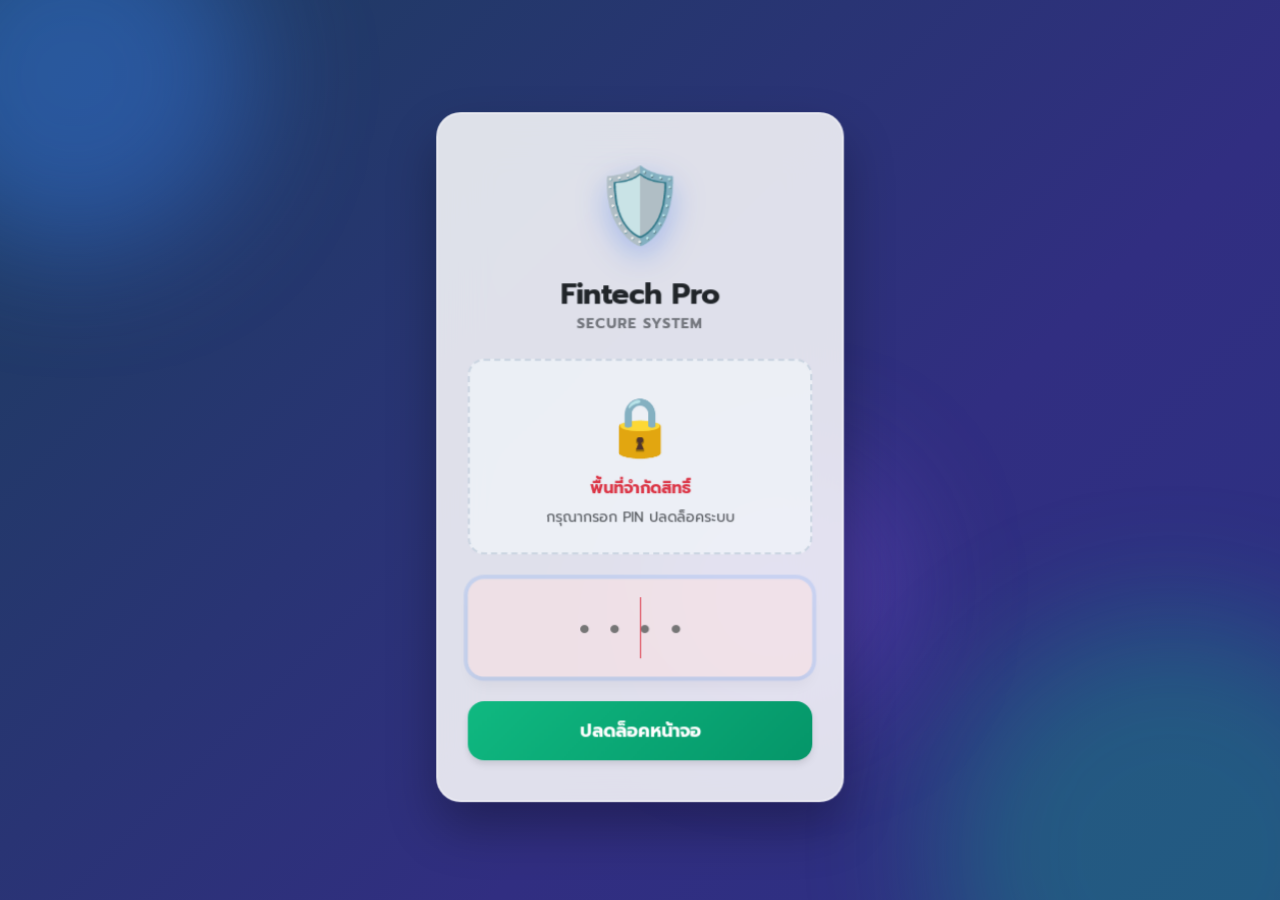
<file: client.html>
<!DOCTYPE html>
<html lang="th">
<head>
  <meta charset="UTF-8">
  <meta name="viewport" content="width=device-width, initial-scale=1, maximum-scale=1, user-scalable=no">
  <title>ตรวจสอบข้อมูลสัญญา - ลูกค้า</title>
  <link href="https://cdn.jsdelivr.net/npm/bootstrap@5.3.0/dist/css/bootstrap.min.css" rel="stylesheet">
  <link href="https://fonts.googleapis.com/css2?family=Prompt:wght@400;500;600;700&display=swap" rel="stylesheet">
  <link rel="stylesheet" href="https://cdnjs.cloudflare.com/ajax/libs/font-awesome/6.5.1/css/all.min.css">
  <link rel="icon" href="logo1.svg" type="image/svg+xml">
  <link rel="stylesheet" href="style.css">
</head>
<body style="background-color: #f8fafc;">

<div class="top-header d-flex justify-content-between align-items-center shadow-sm">
  <h5 class="fw-bold m-0 text-primary-corp"><i class="fa-solid fa-user-circle me-2"></i>ข้อมูลลูกค้า</h5>
  <button onclick="logout()" class="btn btn-outline-danger btn-sm rounded-pill px-3 py-1 fw-bold shadow-sm">ออกจากระบบ</button>
</div>

<div class="loader" id="loader">
  <div class="spinner-border text-primary-corp mb-3" style="width: 3.5rem; height: 3.5rem;"></div>
  <h6 class="text-primary-corp fw-bold mt-2">กำลังโหลดข้อมูลของคุณ...</h6>
</div>

<div class="container px-3" style="max-width: 500px; padding-top: 80px; padding-bottom: 30px;">
  
  <div class="pro-card text-center p-4 mb-4 shadow-sm" style="border-top: 4px solid #2563eb; background: #ffffff; border-radius: 20px;">
    <div id="uPhotoContainer" class="mb-3 d-flex justify-content-center align-items-center mx-auto" style="width: 100px; height: 100px; border-radius: 50%; background: #f1f5f9; border: 3px solid #e2e8f0; box-shadow: 0 4px 10px rgba(0,0,0,0.05); overflow: hidden;">
        <i class="fa-solid fa-user text-secondary" style="font-size: 3.5rem;"></i>
    </div>
    <h5 class="fw-bold text-dark mb-1" id="uName">กำลังโหลด...</h5>
    <p class="text-muted small mb-0"><i class="fa-solid fa-phone me-1"></i> <span id="uPhone">-</span></p>
  </div>

  <h6 class="fw-bold text-dark mb-3 px-2"><i class="fa-solid fa-file-contract me-2 text-primary-corp"></i> สัญญาเงินกู้ของฉัน</h6>
  <div id="uLoansContainer"></div>

  <h6 class="fw-bold text-dark mb-3 mt-4 px-2"><i class="fa-solid fa-clock-rotate-left me-2 text-success-corp"></i> ประวัติการส่งค่างวด</h6>
  <div id="uPaymentsContainer"></div>

</div>

<script src="client.js"></script>
</body>
</html>
</file>
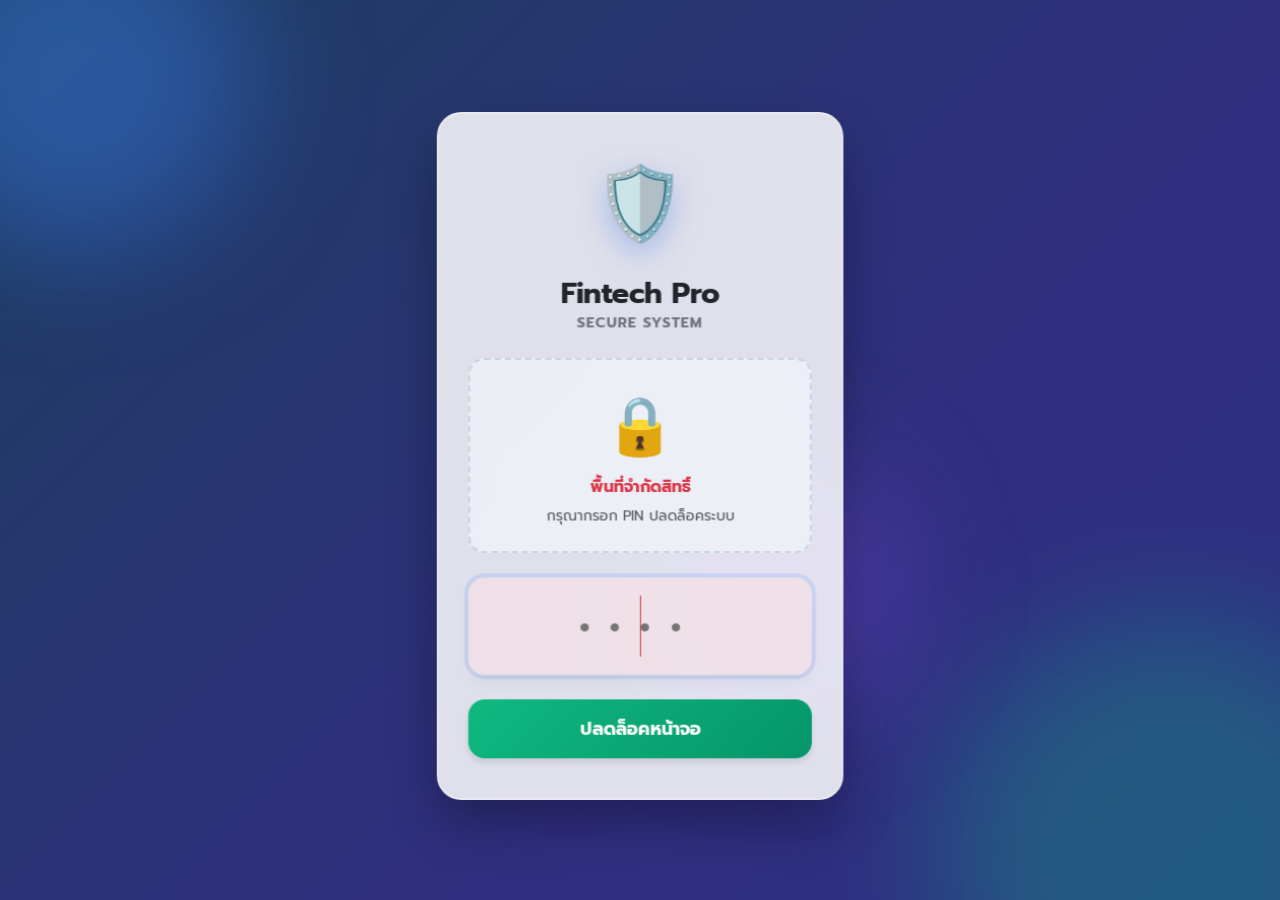
<file: user.html>
<!DOCTYPE html>
<html lang="th">
<head>
  <meta charset="UTF-8">
  <meta name="viewport" content="width=device-width, initial-scale=1, maximum-scale=1, user-scalable=no">
  <title>ระบบพนักงาน - Fintech Pro</title>
  <link href="https://cdn.jsdelivr.net/npm/bootstrap@5.3.0/dist/css/bootstrap.min.css" rel="stylesheet">
  <link href="https://fonts.googleapis.com/css2?family=Prompt:wght@400;500;600;700&display=swap" rel="stylesheet">
  <link rel="icon" href="logo1.svg" type="image/svg+xml">
  <link rel="stylesheet" href="style.css">
  <style>
    body { font-family: 'Prompt', sans-serif; background-color: #f1f5f9; padding-bottom: 20px; }
    .emoji-icon { font-style: normal; margin-right: 6px; font-size: 1.1em; }
    
    .clickable-card { cursor: pointer; transition: transform 0.2s ease, box-shadow 0.2s ease; }
    .clickable-card:hover { transform: translateY(-3px); box-shadow: 0 8px 20px rgba(0,0,0,0.06) !important; }
    
    .modal-overlay { 
        position: fixed; top: 0; left: 0; width: 100%; height: 100%; 
        background: rgba(15, 23, 42, 0.8); z-index: 99999 !important; display: none; 
        align-items: center; justify-content: center; backdrop-filter: blur(5px);
        padding: 10px;
    }
    .modal-content-custom {
        background: #ffffff; border-radius: 16px; box-shadow: 0 20px 40px rgba(0,0,0,0.2);
        width: 100%; max-width: 550px; padding: 15px; max-height: 90vh; overflow-y: auto;
    }
    
    .image-viewer-overlay { z-index: 999999 !important; }

    @media (max-width: 991px) {
      body { padding-bottom: 70px !important; }
      
      .bottom-nav {
          position: fixed; bottom: 0; left: 0; width: 100%;
          background: #ffffff; border-top: 1px solid #e2e8f0;
          display: flex; justify-content: space-between;
          padding: 6px 5px 8px; z-index: 1050; box-shadow: 0 -2px 10px rgba(0,0,0,0.05);
      }
      .bottom-nav-item {
          background: transparent; border: none; flex: 1;
          color: #64748b; font-size: 0.65rem; font-weight: 600; 
          display: flex; flex-direction: column; align-items: center; justify-content: center;
      }
      .bottom-nav-item.active { color: #2563eb; }
      .bottom-nav-item span.emoji-icon { font-size: 1.2rem; margin-bottom: 1px; display: block; }
    }
    
    @media (max-width: 768px) {
      .pro-card { padding: 12px !important; }
      .pro-card h3, .pro-card h1 { font-size: 1.5rem !important; }
      .pro-card h5 { font-size: 1.1rem !important; }
      
      .borrower-card { padding: 12px !important; margin-bottom: 12px !important; border-radius: 12px !important; }
      .borrower-card h6 { font-size: 0.95rem !important; }
      .borrower-card .text-muted, .borrower-card .small { font-size: 0.75rem !important; }
      .borrower-card .fw-bold { font-size: 1rem !important; }
      .borrower-card .btn { padding: 6px 12px !important; font-size: 0.8rem !important; }
      
      .modal-content-custom { width: 98% !important; padding: 15px !important; max-height: 88vh; }
      .fs-5 { font-size: 1.1rem !important; }
    }
    
    @media (max-width: 576px) {
      .container { padding-left: 10px !important; padding-right: 10px !important; }
      .btn { font-size: 0.85rem !important; padding: 6px 10px !important; }
      .form-select, .form-control { font-size: 0.85rem !important; }
    }
  </style>
</head>
<body>

<div id="customAlert" class="modal-overlay" style="align-items: center; display: none;">
  <div class="pro-card p-4 text-center bg-white" style="width: 85%; max-width: 320px; border-top: 5px solid #2563eb; border-radius: 20px;">
    <span id="alertIcon" style="font-size: 3.5rem; display: block; margin-bottom: 15px;">✅</span>
    <h5 id="alertTitle" class="fw-bold mb-2">สำเร็จ</h5>
    <p id="alertMsg" class="text-muted mb-4 small">ทำรายการเรียบร้อยแล้ว</p>
    <button id="alertBtn" class="btn bg-primary-corp fw-bold px-4 py-3 w-100 rounded-pill shadow-sm" onclick="document.getElementById('customAlert').style.display='none'">ตกลง</button>
  </div>
</div>

<div id="customConfirm" class="modal-overlay" style="align-items: center; display: none;">
  <div class="pro-card p-4 text-center shadow-lg bg-white" style="width: 85%; max-width: 340px; border-top: 5px solid #f59e0b; border-radius: 20px;">
    <span style="font-size: 3.5rem; display: block; margin-bottom: 15px;">⚠️</span>
    <h5 class="fw-bold mb-2 text-dark">ยืนยันทำรายการ</h5>
    <p id="confirmMsg" class="text-muted mb-4 small" style="white-space: pre-wrap;">คุณต้องการยืนยันใช่หรือไม่?</p>
    <div class="row g-2">
      <div class="col-6"><button class="btn btn-outline-secondary fw-bold px-3 py-3 w-100 rounded-pill" onclick="closeConfirm()">ยกเลิก</button></div>
      <div class="col-6"><button id="btnConfirmYes" class="btn btn-warning text-white fw-bold px-3 py-3 w-100 rounded-pill" onclick="executeConfirm()">ยืนยัน</button></div>
    </div>
  </div>
</div>

<div class="loader" id="loader" style="display: none;">
  <div class="spinner-border text-primary-corp mb-3" style="width: 3.5rem; height: 3.5rem;"></div>
  <h6 class="text-primary-corp fw-bold mt-2">กำลังประมวลผล...</h6>
</div>

<div id="imageViewer" class="image-viewer-overlay" style="display: none;" onclick="closeImageViewer()">
  <img id="fullSizeImage" src="" alt="Full Size">
</div>

<div id="mainApp" style="display:none">
  <div class="top-header d-flex justify-content-between align-items-center bg-white py-2 px-3 shadow-sm sticky-top mb-3" style="z-index: 1040;">
    <h5 class="fw-bold m-0 text-primary-corp text-truncate" style="max-width: 45%; font-size: 1.1rem;">
      <span class="emoji-icon">👋</span> <span id="navStaffName">กำลังโหลด...</span>
    </h5>
    <div class="d-flex gap-2 align-items-center flex-shrink-0">
      <span id="staffGroupBadge" class="badge bg-light text-dark border shadow-sm px-2 py-1" style="font-size: 0.75rem;">กลุ่ม: -</span>
      <button onclick="logout()" class="btn btn-danger btn-sm rounded-pill px-3 py-1 fw-bold text-white shadow-sm d-flex align-items-center">
        <span class="emoji-icon m-0 me-1" style="font-size: 0.9rem;">🚪</span> ออก
      </button>
    </div>
  </div>

  <div class="container" style="max-width: 600px; padding-left: 12px; padding-right: 12px;">
    
    <!-- หน้าหลัก -->
    <div id="viewDash">
      <div class="d-flex justify-content-between align-items-center mb-2 mt-1">
        <span class="fw-bold m-0 text-dark fs-5"><span class="emoji-icon">📊</span>ยอดสายของคุณ</span>
      </div>

      <div class="pro-card p-3 mb-3 shadow-sm position-relative overflow-hidden" style="background: linear-gradient(135deg, #0f172a 0%, #334155 100%); color: white; border: none; border-radius: 16px;">
        <span class="position-absolute" style="font-size: 10rem; opacity: 0.1; right: -20px; bottom: -20px;">👛</span>
        <div class="position-relative z-1">
          <label class="fw-bold d-block text-light mb-1 opacity-75 small"><span class="emoji-icon">💰</span>ยอดปล่อยกู้สะสม</label>
          <h1 class="fw-bold m-0 text-white mb-2" style="font-size: 1.8rem; letter-spacing: -1px;">฿<span id="mTotalLoan">0</span></h1>
          
          <div class="d-flex justify-content-between bg-white bg-opacity-10 p-2 rounded-3" style="backdrop-filter: blur(10px); border: 1px solid rgba(255,255,255,0.1);">
             <div>
                <span class="d-block text-light opacity-75 small fw-bold mb-0"><span class="emoji-icon">🧾</span>ยอดคงค้าง</span>
                <span class="d-block fw-bold text-warning" style="font-size: 1.1rem;">฿<span id="mTotalRemain">0</span></span>
             </div>
             <div class="text-end border-start border-light border-opacity-25 ps-3">
                <span class="d-block text-light opacity-75 small fw-bold mb-0"><span class="emoji-icon">👥</span>ลูกค้า</span>
                <span class="d-block fw-bold text-white" style="font-size: 1.1rem;" id="mTotalUsers">0</span>
             </div>
          </div>
        </div>
      </div>

      <h6 class="fw-bold text-dark mb-2 small"><span class="emoji-icon text-warning-corp">⚡</span> เมนูด่วน (Quick Actions)</h6>
      <div class="row g-2 mb-3">
        <div class="col-6">
           <button onclick="openBlankPayModal()" class="btn-action bg-primary-corp py-2 w-100 rounded-3 shadow-sm" style="border: none; border-bottom: 3px solid #172554;">
              <span class="d-block mb-1 text-white opacity-75" style="font-size: 1.5rem;">💸</span> 
              <span class="d-block text-white fw-bold" style="font-size: 0.85rem;">รับชำระเงิน</span>
           </button>
        </div>
        <div class="col-6">
           <button onclick="clearForms(); openModal('modalCreate')" class="btn-action bg-success-corp py-2 w-100 rounded-3 shadow-sm" style="border: none; border-bottom: 3px solid #065f46;">
              <span class="d-block mb-1 text-white opacity-75" style="font-size: 1.5rem;">📝</span> 
              <span class="d-block text-white fw-bold" style="font-size: 0.85rem;">เปิดสัญญาใหม่</span>
           </button>
        </div>
      </div>

      <!-- 🟢 เช็คยอดตามวัน ถูกย้ายขึ้นมาตรงนี้และปรับ UI ให้เด่นขึ้น -->
      <div class="pro-card p-3 mb-3 shadow-sm bg-white" style="border-radius: 12px; border-left: 4px solid #3b82f6 !important;">
          <h6 class="fw-bold text-dark mb-2 small"><span class="emoji-icon text-primary-corp">📅</span> เช็คยอดเก็บตามวันครบกำหนด</h6>
          <div class="d-flex gap-2">
              <input type="date" id="dashFilterDue" class="form-control form-control-sm border shadow-sm fw-bold text-primary-corp bg-light" style="border-radius: 8px;">
              <button class="btn bg-primary-corp text-white rounded-2 shadow-sm px-3 fw-bold flex-shrink-0" style="font-size: 0.85rem;" onclick="showDueByDate()">เช็คยอด</button>
          </div>
      </div>

      <h6 class="fw-bold text-dark mb-2 small"><span class="emoji-icon text-success-corp">⏱️</span> สรุปตามประเภทการกู้ (Active)</h6>
      <div class="row g-2 mb-3" id="typeBreakdownContainer"></div>

      <span class="fw-bold d-block mb-2 text-danger-corp px-2 small"><span class="emoji-icon">🔔</span>รายการใกล้ครบกำหนด / ค้างชำระ</span>
      <div id="dashAlertContainer"></div>
    </div>

    <!-- หน้ารายการสัญญา -->
    <div id="viewList" style="display:none;">
      <div class="d-flex justify-content-between align-items-center mb-2">
         <h6 class="fw-bold m-0"><span class="emoji-icon">📝</span> สัญญาเงินกู้ของฉัน</h6>
      </div>
      <div class="pro-card p-2 mb-3 bg-white" style="border-radius: 12px;">
        <div class="d-flex flex-column gap-2">
          <div class="input-group input-group-sm shadow-sm rounded-2 w-100">
            <span class="input-group-text bg-white border-end-0"><span class="emoji-icon m-0 text-muted">🔍</span></span>
            <input class="form-control border-start-0 ps-0" type="text" id="searchLoan" placeholder="ค้นหาชื่อ หรือ รหัส..." onkeyup="debouncedApplyFilters()">
          </div>
          <div class="d-flex gap-2 w-100">
            <select id="filterCycle" class="form-select form-select-sm shadow-sm w-50" onchange="applyFilters()"><option value="all">ทุกรูปแบบ</option><option value="1">รายวัน</option><option value="7">รายสัปดาห์</option><option value="30">รายเดือน</option></select>
            <select id="filterStatus" class="form-select form-select-sm shadow-sm w-50" onchange="applyFilters()"><option value="all">ทุกสถานะ</option><option value="Active" selected>กำลังกู้</option><option value="Closed">ปิดยอดแล้ว</option></select>
          </div>
        </div>
      </div>
      <div id="loanContainer"></div>
    </div>
    
    <!-- หน้าลูกค้า -->
    <div id="viewUsers" style="display:none;">
      <div class="d-flex justify-content-between align-items-center mb-2">
         <h6 class="fw-bold m-0"><span class="emoji-icon">👥</span> ข้อมูลลูกค้าทั้งหมด</h6>
      </div>
      <div class="pro-card p-2 mb-3 bg-white" style="border-radius: 12px;">
        <div class="input-group input-group-sm shadow-sm rounded-2 w-100">
          <span class="input-group-text bg-white border-end-0"><span class="emoji-icon m-0 text-muted">🔍</span></span>
          <input class="form-control border-start-0 ps-0" type="text" id="searchUser" placeholder="ค้นหาชื่อ หรือ เบอร์โทรลูกค้า..." onkeyup="debouncedFilterUsers()">
        </div>
      </div>
      <div id="usersContainer"></div>
    </div>
  </div>

  <!-- Bottom Navigation -->
  <div class="bottom-nav">
    <button class="bottom-nav-item active" id="btnTabDash" onclick="switchMainTab('Dash')"><span class="emoji-icon m-0">🏠</span>หน้าแรก</button>
    <button class="bottom-nav-item" id="btnTabList" onclick="switchMainTab('List')"><span class="emoji-icon m-0">📝</span>สัญญา</button>
    <button class="bottom-nav-item" id="btnTabUsers" onclick="switchMainTab('Users')"><span class="emoji-icon m-0">👥</span>ลูกค้า</button>
    <button class="bottom-nav-item" onclick="openModal('modalRecentPays')"><span class="emoji-icon m-0">🕒</span>ประวัติ</button>
  </div>
</div>

<!-- ================= Modals ฝั่ง User ================= -->

<div id="modalDueByDate" class="modal-overlay">
  <div class="modal-content-custom bg-light">
    <div class="d-flex justify-content-between align-items-center mb-2 border-bottom pb-2">
      <h6 class="fw-bold m-0 text-primary-corp"><span class="emoji-icon">📅</span>ยอดประจำวันที่ <span id="dueDetailDate">...</span></h6>
      <span class="fs-5 text-secondary p-1 bg-white rounded-circle shadow-sm" style="cursor:pointer; width: 28px; height: 28px; display:flex; align-items:center; justify-content:center;" onclick="closeModal('modalDueByDate')">❌</span>
    </div>
    
    <div class="pro-card p-2 mb-2 text-center shadow-sm" style="background: linear-gradient(135deg, #eff6ff, #ffffff); border-radius: 12px; border: 1px solid #bfdbfe;">
       <span class="d-block text-muted small fw-bold mb-0" style="font-size: 0.75rem;">ยอดรวมที่ต้องเก็บ (ประเมิน)</span>
       <h4 class="fw-bold text-primary-corp m-0" id="dueDetailTotal">฿0</h4>
    </div>
    
    <div id="dueDetailBody" class="bg-white rounded-3 shadow-sm border p-0 overflow-hidden"></div>
  </div>
</div>

<div id="modalCycleDetails" class="modal-overlay">
  <div class="modal-content-custom bg-light">
    <div class="d-flex justify-content-between align-items-center mb-2 border-bottom pb-2">
      <h6 class="fw-bold m-0 text-primary-corp"><span class="emoji-icon">⏱️</span><span id="cycleDetailTitle">รายละเอียด</span></h6>
      <span class="fs-5 text-secondary p-1 bg-white rounded-circle shadow-sm" style="cursor:pointer; width: 28px; height: 28px; display:flex; align-items:center; justify-content:center;" onclick="closeModal('modalCycleDetails')">❌</span>
    </div>
    <div id="cycleDetailBody" class="bg-white rounded-3 shadow-sm border p-0 overflow-hidden"></div>
  </div>
</div>

<div id="modalEditUser" class="modal-overlay">
  <div class="modal-content-custom bg-light stack-form">
    <div class="d-flex justify-content-between align-items-center mb-2 border-bottom pb-2">
      <h6 class="fw-bold m-0 text-warning-corp"><span class="emoji-icon">👤✏️</span>แก้ไขข้อมูลลูกค้า</h6>
      <span class="fs-5 text-secondary p-1" onclick="closeModal('modalEditUser')" style="cursor:pointer">❌</span>
    </div>
    <input type="hidden" id="euUserId">
    <div class="pro-card p-2 mb-2">
      <label class="small">ชื่อ-นามสกุล</label><input type="text" id="euName" class="form-control form-control-sm mb-1">
      <label class="small">ชื่อเล่น</label><input type="text" id="euNick" class="form-control form-control-sm mb-1">
      <label class="small">เบอร์โทร</label><input type="text" id="euPhone" class="form-control form-control-sm mb-1">
      <label class="small">ที่อยู่/รายละเอียด</label><input type="text" id="euDetails" class="form-control form-control-sm mb-2">
      
      <label class="text-muted small" style="font-size:0.7rem;">อัปเดตรูปหน้าตรง</label><input type="file" id="euPhoto" class="form-control form-control-sm mb-1" accept="image/*">
      <label class="text-muted small" style="font-size:0.7rem;">อัปเดตเอกสาร</label><input type="file" id="euIdCard" class="form-control form-control-sm mb-1" accept="image/*">
      <label class="text-muted small" style="font-size:0.7rem;">อัปเดตรูปเพิ่มเติม 1</label><input type="file" id="euImg3" class="form-control form-control-sm mb-1" accept="image/*">
      <label class="text-muted small" style="font-size:0.7rem;">อัปเดตรูปเพิ่มเติม 2</label><input type="file" id="euImg4" class="form-control form-control-sm mb-1" accept="image/*">
      <label class="text-muted small" style="font-size:0.7rem;">อัปเดตรูปเพิ่มเติม 3</label><input type="file" id="euImg5" class="form-control form-control-sm mb-1" accept="image/*">
    </div>
    <button id="btnConfirmEditUser" onclick="submitEditUser()" class="btn bg-primary-corp w-100 py-2 fw-bold rounded-pill shadow-sm small">บันทึกข้อมูล</button>
  </div>
</div>

<div id="modalUserHistory" class="modal-overlay">
  <div class="modal-content-custom bg-light">
    <div class="d-flex justify-content-between align-items-center mb-2 border-bottom pb-2">
      <h6 class="fw-bold m-0 text-primary-corp"><span class="emoji-icon">📂</span>แฟ้มข้อมูลลูกค้า</h6>
      <span class="fs-5 text-secondary p-1" onclick="closeModal('modalUserHistory')" style="cursor:pointer">❌</span>
    </div>
    <div id="uhProfile" class="mb-2 pb-2 border-bottom"></div>
    <span class="text-primary-corp fw-bold small mb-2 d-block"><span class="emoji-icon">📋</span>ประวัติสัญญาทั้งหมด</span>
    <div id="uhLoansList"></div>
  </div>
</div>

<div id="modalRecentPays" class="modal-overlay">
  <div class="modal-content-custom bg-light">
    <div class="d-flex justify-content-between align-items-center mb-2 border-bottom pb-2">
      <h6 class="fw-bold m-0 text-primary-corp"><span class="emoji-icon">🧾</span>ประวัติรับเงินในสายคุณ</h6>
      <span class="fs-5 text-secondary p-1" onclick="closeModal('modalRecentPays')" style="cursor:pointer;">❌</span>
    </div>
    <div id="recentPaysContainer"></div>
  </div>
</div>

<div id="modalDetails" class="modal-overlay">
  <div class="modal-content-custom bg-light">
    <div class="d-flex justify-content-between align-items-center mb-2 border-bottom pb-2">
      <h6 class="fw-bold m-0 text-primary-corp"><span class="emoji-icon">📄</span>รายละเอียดสัญญา</h6>
      <span class="fs-5 text-secondary p-1 bg-white rounded-circle shadow-sm" style="cursor:pointer; width: 28px; height: 28px; display:flex; align-items:center; justify-content:center;" onclick="closeModal('modalDetails')">❌</span>
    </div>
    
    <div class="pro-card p-2 mb-2 shadow-sm" style="background: #ffffff; border: 1px solid #e2e8f0; border-radius: 12px;">
      <h6 class="fw-bold text-primary-corp mb-1" id="dName">ชื่อผู้กู้</h6>
      <p class="text-muted mb-2 small" style="font-size:0.75rem;" id="dDetails">รายละเอียดเพิ่มเติม</p>

      <div id="dInfoGrid" class="mb-2 pb-2 border-bottom"></div>
      
      <div class="row text-center g-1 align-items-center">
        <div class="col-4 border-end">
          <label class="text-muted fw-bold mb-0" style="font-size:0.7rem;">เงินต้นเริ่มแรก</label>
          <b class="text-dark d-block" style="font-size:0.9rem;" id="dPrin">0</b>
        </div>
        <div class="col-4 border-end">
          <label class="text-muted fw-bold mb-0" style="font-size:0.7rem;">ชำระแล้ว</label>
          <b class="text-success-corp d-block" style="font-size:0.9rem;" id="dPaid">0</b>
        </div>
        <div class="col-4">
          <label class="fw-bold text-warning-corp mb-0" style="font-size:0.7rem;">ต้นคงเหลือ</label>
          <b class="text-warning-corp d-block" style="font-size:0.9rem;" id="dRemain">0</b>
        </div>
      </div>
    </div>

    <div class="row g-2 mb-2">
      <div class="col-12"><button id="btnDetailPay" class="btn bg-success-corp w-100 fw-bold py-2 rounded-3 shadow-sm text-white" style="font-size:0.85rem;"><span class="emoji-icon">💸</span>รับชำระเงิน</button></div>
      <div class="col-6"><button id="btnDetailHistory" class="btn btn-white border w-100 fw-bold py-1 rounded-3 text-primary-corp" style="font-size:0.75rem;"><span class="emoji-icon">📂</span>แฟ้มลูกค้า</button></div>
      <div class="col-6"><button id="btnDetailEdit" class="btn btn-white border w-100 fw-bold py-1 rounded-3 text-warning-corp" style="font-size:0.75rem;"><span class="emoji-icon">✏️</span>แก้ไข</button></div>
    </div>

    <div class="nav-tabs-custom mb-2">
      <div id="tabBtnHistory" class="active py-1 small fw-bold" onclick="switchDetailTab('History')">ประวัติชำระ</div>
      <div id="tabBtnSchedule" class="py-1 small fw-bold" onclick="switchDetailTab('Schedule')">ตารางงวด</div>
    </div>
    
    <div id="dHistory" style="max-height: 35vh; overflow-y: auto;"></div>
    <div id="dSchedule" style="display: none; max-height: 35vh; overflow-y: auto;"></div>
  </div>
</div>

<!-- Modal รับชำระเงิน -->
<div id="modalPay" class="modal-overlay">
  <div class="modal-content-custom bg-light stack-form">
    <div class="d-flex justify-content-between align-items-center mb-2 border-bottom pb-2">
      <h6 class="fw-bold m-0 text-primary-corp"><span class="emoji-icon">💸</span>รับชำระเงิน</h6>
      <span class="fs-5 text-secondary p-1" onclick="closeModal('modalPay')" style="cursor:pointer">❌</span>
    </div>
    
    <div id="paySearchGroup" class="input-group input-group-sm mb-2 shadow-sm rounded-3" style="border-radius: 8px; overflow: hidden;">
      <input list="payLoanOptions" id="loanIdInput" class="form-control border-end-0 py-2" placeholder="รหัสสัญญา / ชื่อลูกค้า...">
      <datalist id="payLoanOptions"></datalist>
      <button onclick="fetchPreview()" class="btn bg-primary-corp fw-bold px-3">
        <span class="emoji-icon m-0 text-white">🔍</span>
      </button>
    </div>
    
    <div id="payLoading" class="text-center py-4 text-primary-corp" style="display:none;">
      <div class="spinner-border mb-2" role="status"></div>
      <div class="small fw-bold">กำลังดึงข้อมูล...</div>
    </div>

    <div id="payDetails" style="display:none">
      <div id="pWarning" class="alert alert-danger py-1 px-2 mb-2 fw-bold shadow-sm" style="display:none; border-left: 4px solid #ef4444; font-size:0.75rem;"></div>
      
      <div class="pro-card p-2 mb-2">
        <h6 class="m-0 fw-bold border-bottom pb-1 mb-1 text-primary-corp text-center" style="font-size:0.9rem;" id="pName">...</h6>
        <div class="text-center mb-1">
            <span class="text-muted d-block fw-bold mb-0" style="font-size:0.7rem;">เงินต้นคงเหลือ</span>
            <b class="text-dark fs-5" id="pRemainingPrin">0</b>
        </div>
        <div class="row pt-1 pb-0 text-center border-top">
          <div class="col-4 border-end"><span class="text-muted d-block mb-0" style="font-size:0.65rem;">เงินต้น</span><b class="text-dark" style="font-size:0.85rem;" id="pExpectedPrin">0</b></div>
          <div class="col-4 border-end"><span class="text-muted d-block mb-0" style="font-size:0.65rem;">ดอกเบี้ย</span><b class="text-warning-corp" style="font-size:0.85rem;" id="pExpectedInt">0</b></div>
          <div class="col-4"><span class="text-danger-corp fw-bold d-block mb-0" style="font-size:0.65rem;">ค่าปรับ</span><b class="text-danger-corp" style="font-size:0.85rem;" id="pFine">0</b></div>
        </div>
        <div class="mt-1 pt-1 border-top text-center rounded-3 py-1" style="background: linear-gradient(135deg, #f0fdf4, #ffffff);">
            <span class="text-primary-corp fw-bold d-block mb-0" style="font-size:0.7rem;">ยอดเรียกเก็บงวดนี้ (รวมปรับ)</span>
            <b class="text-success-corp" style="font-size: 1.4rem;" id="pExpectedTotal">0</b>
        </div>
      </div>

      <div class="pro-card p-2 mb-2">
        <label class="text-danger-corp fw-bold mb-0" style="font-size:0.75rem;">จัดการค่าปรับ</label>
        <select id="pChargeFine" class="form-select form-select-sm mb-1 fw-bold" onchange="toggleFineInput()">
          <option value="Yes">คิดค่าปรับตามจริง</option><option value="No">ยกเว้นค่าปรับให้ลูกค้า</option>
        </select>

        <label class="text-danger-corp fw-bold mt-1 mb-0" style="font-size:0.75rem;">หักเป็นค่าปรับ (฿)</label>
        <input type="number" id="pFinePaidInput" class="form-control form-control-sm mb-1 fw-bold text-danger-corp" min="0" oninput="syncTotalPay()" style="background:#fff1f2;">
        
        <div class="d-flex justify-content-between align-items-end mt-1 mb-0">
            <label class="text-primary-corp fw-bold m-0" style="font-size:0.75rem;">ลูกค้าโอน/เงินสดจริง (฿)</label>
            <span class="badge bg-danger shadow-sm cursor-pointer px-2 py-1" style="cursor: pointer; font-size: 0.65rem;" onclick="setPayoffAmount()"><span class="emoji-icon m-0">🏁</span> ปิดยอด</span>
        </div>
        <input type="number" id="pTotalPaidInput" class="form-control form-control-sm mb-0 fw-bold text-primary-corp text-center" min="0" style="font-size: 1.2rem; background:#eff6ff; border:2px solid #2563eb !important; height: 40px;">
      </div>
      
      <div class="row g-2 mb-2">
        <div class="col-12"><label class="fw-bold text-muted mb-0" style="font-size:0.7rem;">วันที่รับชำระ</label><input type="date" id="pPayDate" class="form-control form-control-sm bg-white fw-bold" onchange="recalculatePayPreview()"></div>
        <div class="col-6"><label class="fw-bold text-muted mb-0" style="font-size:0.7rem;">ช่องทางชำระ</label><select id="pMethod" class="form-select form-select-sm bg-white fw-bold"><option value="เงินโอน">โอนเข้าบัญชี</option><option value="เงินสด">รับเงินสด</option></select></div>
        <div class="col-6"><label class="fw-bold text-muted mb-0" style="font-size:0.7rem;">แนบสลิป</label><input type="file" id="pSlip" class="form-control form-control-sm bg-white" style="padding: 3px;" accept="image/*"></div>
      </div>
      
      <button id="btnConfirmPay" onclick="submitPay()" class="btn bg-primary-corp w-100 fw-bold py-2 shadow-sm rounded-pill" style="font-size:0.9rem;"><span class="emoji-icon">✅</span> ยืนยันทำรายการ</button>
    </div>
  </div>
</div>

<div id="modalCreate" class="modal-overlay">
  <div class="modal-content-custom bg-light stack-form">
    <div class="d-flex justify-content-between align-items-center mb-2 border-bottom pb-2">
      <h6 class="fw-bold m-0 text-success-corp"><span class="emoji-icon">📝</span>เปิดสัญญาใหม่</h6>
      <span class="fs-5 text-secondary p-1" onclick="closeModal('modalCreate')" style="cursor:pointer">❌</span>
    </div>
    
    <label class="fw-bold text-primary-corp small mb-1">เลือกลูกค้าในสายคุณ</label>
    <select id="cUserSelect" class="form-select form-select-sm mb-2 shadow-sm fw-bold" style="border-color: #2563eb;" onchange="toggleNewUserForm()"><option value="NEW">➕ สร้างประวัติใหม่</option></select>
    
    <div id="newUserFormBox" class="pro-card p-2 mb-2 border-start border-4" style="border-color: #2563eb !important;">
      <h6 class="fw-bold text-dark mb-1" style="font-size:0.85rem;"><span class="emoji-icon">👤➕</span>ประวัติลูกค้าใหม่</h6>
      <label class="small">ชื่อ-นามสกุล</label><input type="text" id="cName" class="form-control form-control-sm mb-1">
      <label class="small">ชื่อเล่น</label><input type="text" id="cNick" class="form-control form-control-sm mb-1">
      <label class="small">เบอร์โทรศัพท์</label><input type="text" id="cPhone" class="form-control form-control-sm mb-1">
      <label class="small">ที่อยู่/รายละเอียด</label><input type="text" id="cDetails" class="form-control form-control-sm mb-2">
      
      <div class="row g-1">
          <div class="col-12"><label class="text-muted fw-bold" style="font-size:0.7rem;">รูปภาพหน้าตรง</label><input type="file" id="cPhoto" class="form-control form-control-sm" accept="image/*"></div>
          <div class="col-12"><label class="text-muted fw-bold" style="font-size:0.7rem;">เอกสาร/บัตร ปชช.</label><input type="file" id="cIdCard" class="form-control form-control-sm" accept="image/*"></div>
          <div class="col-4"><label class="text-muted fw-bold" style="font-size:0.7rem;">รูปที่ 3</label><input type="file" id="cImg3" class="form-control form-control-sm" accept="image/*"></div>
          <div class="col-4"><label class="text-muted fw-bold" style="font-size:0.7rem;">รูปที่ 4</label><input type="file" id="cImg4" class="form-control form-control-sm" accept="image/*"></div>
          <div class="col-4"><label class="text-muted fw-bold" style="font-size:0.7rem;">รูปที่ 5</label><input type="file" id="cImg5" class="form-control form-control-sm" accept="image/*"></div>
      </div>
    </div>

    <h6 class="fw-bold text-primary-corp mt-1 mb-1 pb-1 border-bottom" style="font-size:0.85rem;"><span class="emoji-icon">📄</span>รายละเอียดสัญญา</h6>
    <div class="row g-1 mb-2">
      <div class="col-12"><label class="fw-bold small">ยอดเงินต้น (฿)</label><input type="number" id="cAmount" class="form-control form-control-sm fw-bold text-primary-corp" style="font-size: 1.2rem; height: 40px;" min="0" placeholder="10000" oninput="generateSchedulePreview()"></div>
      <div class="col-12"><label class="small">ดอกเบี้ย (%)</label><input type="number" id="cRate" class="form-control form-control-sm" min="0" value="5" oninput="generateSchedulePreview()"></div>
      
      <div class="col-12">
        <label class="small">รูปแบบการเก็บเงิน</label>
        <select id="cCycleMode" class="form-select form-select-sm fw-bold" onchange="toggleCycleMode(); generateSchedulePreview()">
          <option value="preset">ตามรอบที่กำหนด</option><option value="fixed_day">ระบุวันในสัปดาห์</option><option value="custom">กำหนดจำนวนวันเอง</option>
        </select>
      </div>
      
      <div class="col-12" id="cPresetContainer">
        <label class="small">เลือกรอบ</label>
        <select id="cPresetInterval" class="form-select form-select-sm fw-bold" onchange="generateSchedulePreview()">
          <option value="1">1 วัน</option><option value="3">3 วัน</option><option value="5">5 วัน</option><option value="7">7 วัน</option><option value="14">14 วัน</option><option value="21">21 วัน</option><option value="30">30 วัน</option>
        </select>
      </div>
      
      <div class="col-12" id="cDayOfWeekContainer" style="display:none;">
        <label class="text-primary-corp fw-bold small">เลือกวัน</label>
        <select id="cDayOfWeek" class="form-select form-select-sm fw-bold" onchange="generateSchedulePreview()">
          <option value="1">วันจันทร์</option><option value="2">วันอังคาร</option><option value="3">วันพุธ</option><option value="4">วันพฤหัสบดี</option><option value="5">วันศุกร์</option><option value="6">วันเสาร์</option><option value="0">วันอาทิตย์</option>
        </select>
      </div>

      <div class="col-12" id="cCustomContainer" style="display:none;">
        <label class="small">จำนวนวัน (1-120)</label>
        <input type="number" id="cCustomInterval" class="form-control form-control-sm fw-bold" min="1" max="120" value="1" oninput="generateSchedulePreview()">
      </div>
      
      <div class="col-6"><label class="small">จำนวนงวด</label><input type="number" id="cInstallments" class="form-control form-control-sm fw-bold" min="1" value="1" oninput="generateSchedulePreview()"></div>
      <div class="col-6"><label class="small">วันที่เริ่มสัญญา</label><input type="date" id="cStartDate" class="form-control form-control-sm fw-bold" oninput="generateSchedulePreview()"></div>
    </div>
    
    <label class="d-flex align-items-center mt-1 mb-2 bg-white p-2 rounded-3 border shadow-sm" style="cursor: pointer;">
      <input class="form-check-input m-0 flex-shrink-0" type="checkbox" id="cUpfrontInt" style="width: 16px; height: 16px; cursor: pointer;" onchange="generateSchedulePreview()">
      <span class="text-danger-corp fw-bold ms-2 mb-0" style="font-size:0.75rem;">หักดอกเบี้ยล่วงหน้า (ณ วันทำสัญญา)</span>
    </label>
    
    <label class="fw-bold text-muted mb-0" style="font-size:0.75rem;">ตารางประมาณการชำระ</label>
    <div id="cSchedulePreview" class="pro-card p-2 mb-2 bg-white" style="max-height: 150px; overflow-y:auto; font-size: 0.75rem;"></div>
    
    <button id="btnConfirmCreate" onclick="saveLoan()" class="btn bg-success-corp w-100 py-2 fw-bold shadow-sm rounded-pill" style="font-size:0.9rem;"><span class="emoji-icon">✅</span> อนุมัติสัญญา</button>
  </div>
</div>

<div id="modalEdit" class="modal-overlay">
  <div class="modal-content-custom bg-light stack-form">
    <div class="d-flex justify-content-between align-items-center mb-2 border-bottom pb-2">
      <h6 class="fw-bold m-0 text-warning-corp"><span class="emoji-icon">✏️</span>แก้ไขสัญญา</h6>
      <span class="fs-5 text-secondary p-1" onclick="closeModal('modalEdit')" style="cursor:pointer">❌</span>
    </div>
    <input type="hidden" id="eLoanId"><input type="hidden" id="eUserId">
    <div class="pro-card p-2 mb-2">
      <label class="small">ยอดเงินต้น</label><input type="number" id="eAmount" class="form-control form-control-sm mb-1 fw-bold text-primary-corp" min="0">
      <label class="small">ดอกเบี้ย (%)</label><input type="number" id="eRate" class="form-control form-control-sm mb-1" min="0" readonly>
      
      <label class="small">รูปแบบการเก็บเงิน</label>
      <select id="eCycleMode" class="form-select form-select-sm mb-1 fw-bold" onchange="toggleEditCycleMode()">
        <option value="preset">ตามรอบที่กำหนด</option><option value="fixed_day">ระบุวันในสัปดาห์</option><option value="custom">กำหนดจำนวนวันเอง</option>
      </select>
      
      <div id="ePresetContainer">
        <label class="small">เลือกรอบการส่ง</label>
        <select id="ePresetInterval" class="form-select form-select-sm mb-1 fw-bold">
          <option value="1">1 วัน</option><option value="3">3 วัน</option><option value="5">5 วัน</option><option value="7">7 วัน</option><option value="14">14 วัน</option><option value="21">21 วัน</option><option value="30">30 วัน</option>
        </select>
      </div>
      
      <div id="eDayOfWeekContainer" style="display:none;">
        <label class="text-primary-corp fw-bold small mb-0">เลือกวันเก็บเงินใหม่</label>
        <select id="eDayOfWeek" class="form-select form-select-sm mb-1 fw-bold">
          <option value="1">วันจันทร์</option><option value="2">วันอังคาร</option><option value="3">วันพุธ</option><option value="4">วันพฤหัสบดี</option><option value="5">วันศุกร์</option><option value="6">วันเสาร์</option><option value="0">วันอาทิตย์</option>
        </select>
      </div>

      <div id="eCustomContainer" style="display:none;">
        <label class="small">ระบุจำนวนวัน (1-120)</label>
        <input type="number" id="eCustomInterval" class="form-control form-control-sm mb-1 fw-bold" min="1" max="120" value="1">
      </div>
      
      <label class="small">แก้ไขวันที่เริ่ม</label><input type="date" id="eStartDate" class="form-control form-control-sm fw-bold">
    </div>
    <button id="btnConfirmEdit" onclick="submitEdit()" class="btn bg-primary-corp w-100 py-2 fw-bold rounded-pill shadow-sm small">บันทึกข้อมูล</button>
  </div>
</div>

<script src="user.js"></script>
</body>
</html>
</file>
<file: style.css>
:root {
  --primary: #2563eb;
  --primary-gradient: linear-gradient(135deg, #3b82f6 0%, #1d4ed8 100%);
  --success: #10b981;
  --success-gradient: linear-gradient(135deg, #10b981 0%, #059669 100%);
  --warning: #f59e0b;
  --danger: #ef4444;
  --bg-color: #f8fafc;
  --text-main: #0f172a;
  --text-muted: #64748b;
  --border-light: #e2e8f0;
}

body { 
  font-family: 'Prompt', sans-serif; 
  background-color: var(--bg-color); 
  color: var(--text-main); 
  padding-bottom: 85px; 
  padding-top: 65px; 
  -webkit-font-smoothing: antialiased;
}

/* 🟢 แยก label ออกมาเพื่อไม่ให้ display: block ไปพัง <td> ในตาราง */
label { 
  font-weight: 500; 
  font-size: 0.9rem; 
  margin-bottom: 6px; 
  display: block; 
  color: var(--text-muted); 
}

/* เอา display: block; ออกจากคลาสข้อความ */
.small, .text-muted { 
  font-weight: 500; 
  color: var(--text-muted); 
}

.text-primary-corp { color: var(--primary) !important; }
.text-success-corp { color: var(--success) !important; }
.text-warning-corp { color: var(--warning) !important; }
.text-danger-corp { color: var(--danger) !important; }

.bg-primary-corp { background: var(--primary-gradient) !important; color: white !important; border: none; }
.bg-success-corp { background: var(--success-gradient) !important; color: white !important; border: none; }

.btn-white { background: #ffffff; transition: 0.2s; box-shadow: 0 2px 4px rgba(0,0,0,0.02); }
.btn-white:active { background: #f8fafc; transform: scale(0.96); }

.pro-card { 
  background: #ffffff; 
  border: 1px solid rgba(226, 232, 240, 0.8); 
  border-radius: 20px; 
  box-shadow: 0 4px 20px rgba(0, 0, 0, 0.03); 
  margin-bottom: 16px; 
  transition: transform 0.2s ease, box-shadow 0.2s ease;
}

.form-control, .form-select { 
  background-color: #f8fafc; 
  border: 1.5px solid var(--border-light); 
  color: var(--text-main); 
  border-radius: 12px; 
  font-weight: 500; 
  transition: all 0.2s ease-in-out;
}

/* สำหรับช่อง Input ปกติ */
.form-control:not(.form-control-sm), .form-select:not(.form-select-sm) {
  padding: 12px 15px; 
  font-size: 1rem;
}

/* คืนค่าขนาดที่เหมาะสมให้ช่อง Input ขนาดเล็ก */
.form-control.form-control-sm, .form-select.form-select-sm {
  padding: 0.25rem 0.5rem !important;
  font-size: 0.85rem !important;
  border-radius: 8px;
}

.form-select {
  padding-right: 2.75rem !important; 
  background-position: right 1rem center;
}
.form-select.form-select-sm {
  background-position: right 0.5rem center;
}

.form-control::placeholder { color: #94a3b8; opacity: 1; }
.form-control:focus, .form-select:focus { 
  border-color: var(--primary); 
  box-shadow: 0 0 0 4px rgba(37, 99, 235, 0.15); 
  background-color: #ffffff; 
  outline: none;
}
.form-control:disabled, .form-control[readonly] { 
  background-color: #e2e8f0; 
  opacity: 0.8; 
}

.btn-action { 
  border-radius: 16px; 
  padding: 18px; 
  border: none; 
  font-weight: 700; 
  transition: 0.2s; 
  color: #fff; 
  font-size: 1.05rem; 
  box-shadow: 0 8px 15px rgba(0,0,0,0.08); 
  width: 100%; 
  display: flex; 
  flex-direction: column; 
  align-items: center; 
  justify-content: center;
}
.btn-action:active { transform: scale(0.96); box-shadow: 0 4px 8px rgba(0,0,0,0.05); }

.status-badge { 
  padding: 6px 14px; 
  border-radius: 20px; 
  font-size: 0.8rem; 
  font-weight: 600; 
  color: #fff; 
}

.modal-overlay { 
  position: fixed; 
  top: 0; left: 0; 
  width: 100%; height: 100%; 
  background: rgba(15, 23, 42, 0.6); 
  z-index: 1000; 
  display: none; 
  align-items: flex-end; 
  justify-content: center; 
  backdrop-filter: blur(8px);
  -webkit-backdrop-filter: blur(8px);
}
.modal-content-custom {
  background: #ffffff; 
  border: none; 
  border-radius: 28px 28px 0 0; 
  width: 100%; 
  max-width: 600px; 
  max-height: 92vh; 
  overflow-y: auto; 
  padding: 24px 20px 30px 20px; 
  box-shadow: 0 -15px 35px rgba(0, 0, 0, 0.1);
  animation: slideUp 0.3s cubic-bezier(0.16, 1, 0.3, 1);
}
@keyframes slideUp { 
  from { transform: translateY(100%); opacity: 0.5; } 
  to { transform: translateY(0); opacity: 1; } 
}

.loader { 
  position: fixed; 
  top: 0; left: 0; 
  width: 100%; height: 100%; 
  background: rgba(255,255,255,0.95); 
  display: none; 
  z-index: 9999; 
  justify-content: center; 
  align-items: center; 
  flex-direction: column; 
  backdrop-filter: blur(4px);
}

.borrower-card { 
  background: #ffffff; 
  border-left: 6px solid var(--primary); 
  border-radius: 16px; 
  margin-bottom: 16px; 
  padding: 16px; 
  cursor: pointer; 
  transition: 0.2s; 
  box-shadow: 0 4px 15px rgba(0,0,0,0.03); 
  border-top: 1px solid var(--border-light);
  border-right: 1px solid var(--border-light);
  border-bottom: 1px solid var(--border-light);
}
.borrower-card:active { transform: scale(0.98); background: #f8fafc; }

.top-header {
  position: fixed; 
  top: 0; left: 0; 
  width: 100%; 
  background: #ffffff;
  color: var(--text-main); 
  padding: 14px 18px; 
  z-index: 900; 
  box-shadow: 0 4px 20px rgba(0,0,0,0.04);
  display: flex; 
  justify-content: space-between; 
  align-items: center;
}
.top-header h5 { color: var(--primary); }

.bottom-nav {
  position: fixed; 
  bottom: 0; left: 0; 
  width: 100%; 
  background: rgba(255, 255, 255, 0.95);
  backdrop-filter: blur(10px);
  -webkit-backdrop-filter: blur(10px);
  box-shadow: 0 -4px 25px rgba(0,0,0,0.06); 
  display: flex; 
  justify-content: space-around;
  padding: 12px 0 20px 0; 
  z-index: 900; 
  border-top: 1px solid rgba(226, 232, 240, 0.5);
  border-radius: 20px 20px 0 0;
}
.bottom-nav-item {
  text-align: center; 
  color: #94a3b8; 
  font-size: 0.8rem; 
  font-weight: 600;
  flex: 1; 
  border: none; 
  background: transparent; 
  transition: 0.3s; 
  padding: 6px 0;
}
.bottom-nav-item i { display: block; font-size: 1.5rem; margin-bottom: 5px; transition: transform 0.2s;}
.bottom-nav-item.active { color: var(--primary); }
.bottom-nav-item.active i { transform: translateY(-3px); }

.nav-tabs-custom { border-bottom: 2px solid var(--border-light); margin-bottom: 18px; display: flex; }
.nav-tabs-custom div { 
  padding: 12px 15px; 
  cursor: pointer; 
  font-weight: 600; 
  color: var(--text-muted); 
  border-bottom: 3px solid transparent; 
  margin-bottom: -2px; 
  font-size: 0.95rem; 
  text-align: center; 
  flex: 1;
  transition: 0.2s;
}
.nav-tabs-custom div.active { color: var(--primary); border-bottom: 3px solid var(--primary); }

.img-box { 
  width: 75px; height: 75px; 
  border-radius: 14px; 
  object-fit: cover; 
  border: 1px solid var(--border-light); 
  background: #f1f5f9; 
  transition: 0.2s;
}

.image-viewer-overlay { 
  position: fixed; 
  top: 0; left: 0; 
  width: 100%; height: 100%; 
  background: rgba(0,0,0,0.95); 
  z-index: 10500; 
  display: none; 
  justify-content: center; 
  align-items: center; 
  cursor: zoom-out; 
  backdrop-filter: blur(5px);
}
.image-viewer-overlay img { max-width: 95%; max-height: 95%; border-radius: 16px; }

.pin-dot { 
  width: 22px; height: 22px; 
  border-radius: 50%; 
  border: 2.5px solid var(--primary); 
  background: transparent; 
  transition: 0.2s; 
}
.pin-dot.active { background: var(--primary); box-shadow: 0 0 12px rgba(37, 99, 235, 0.4); }

.nfc-btn { 
  background: #f8fafc; 
  border: 1px solid var(--border-light); 
  color: var(--text-main); 
  border-radius: 18px; 
  transition: 0.15s; 
  box-shadow: 0 2px 8px rgba(0,0,0,0.02);
}
.nfc-btn:active { background: #e2e8f0; transform: scale(0.92); }

.stack-form .col-6 { width: 100% !important; margin-bottom: 12px; }

details > summary { list-style: none; outline: none; padding-left: 0.25rem; transition: 0.2s; }
details > summary::-webkit-details-marker { display: none; }

/* 🟢 ย่อขนาดทุกอย่างบนมือถือ ให้พอดี ไม่ล้นจอ */
@media (max-width: 600px) {
  body { padding-top: 50px; padding-bottom: 70px; font-size: 0.85rem; }
  h5 { font-size: 1rem !important; margin-bottom: 0.3rem !important; }
  h6 { font-size: 0.9rem !important; }
  h1.fw-bold { font-size: 2rem !important; }
  .pro-card { padding: 12px; border-radius: 16px; margin-bottom: 12px; }
  
  .form-control:not(.form-control-sm), .form-select:not(.form-select-sm) { 
      padding: 8px 12px; 
      font-size: 0.9rem; 
      border-radius: 10px; 
  }
  
  .btn-action { padding: 12px; font-size: 0.95rem; }
  .btn { font-size: 0.85rem; padding: 10px; }
  .bottom-nav-item i { font-size: 1.25rem; }
  .bottom-nav { padding: 8px 0 16px 0; border-radius: 16px 16px 0 0;}
  .img-box { width: 50px; height: 50px; }
  .status-badge { padding: 4px 10px; font-size: 0.7rem; }
  .modal-content-custom { padding: 16px 12px 20px 12px; border-radius: 20px 20px 0 0; }
  .fs-3 { font-size: 1.25rem !important; }
  .fs-4 { font-size: 1.1rem !important; }
  .fs-5 { font-size: 1rem !important; }
  .fs-6 { font-size: 0.85rem !important; }
  .small { font-size: 0.75rem !important; }
  .btn-action i { font-size: 2rem !important; }
  .borrower-card { padding: 12px; border-radius: 12px; }
}
</file>
